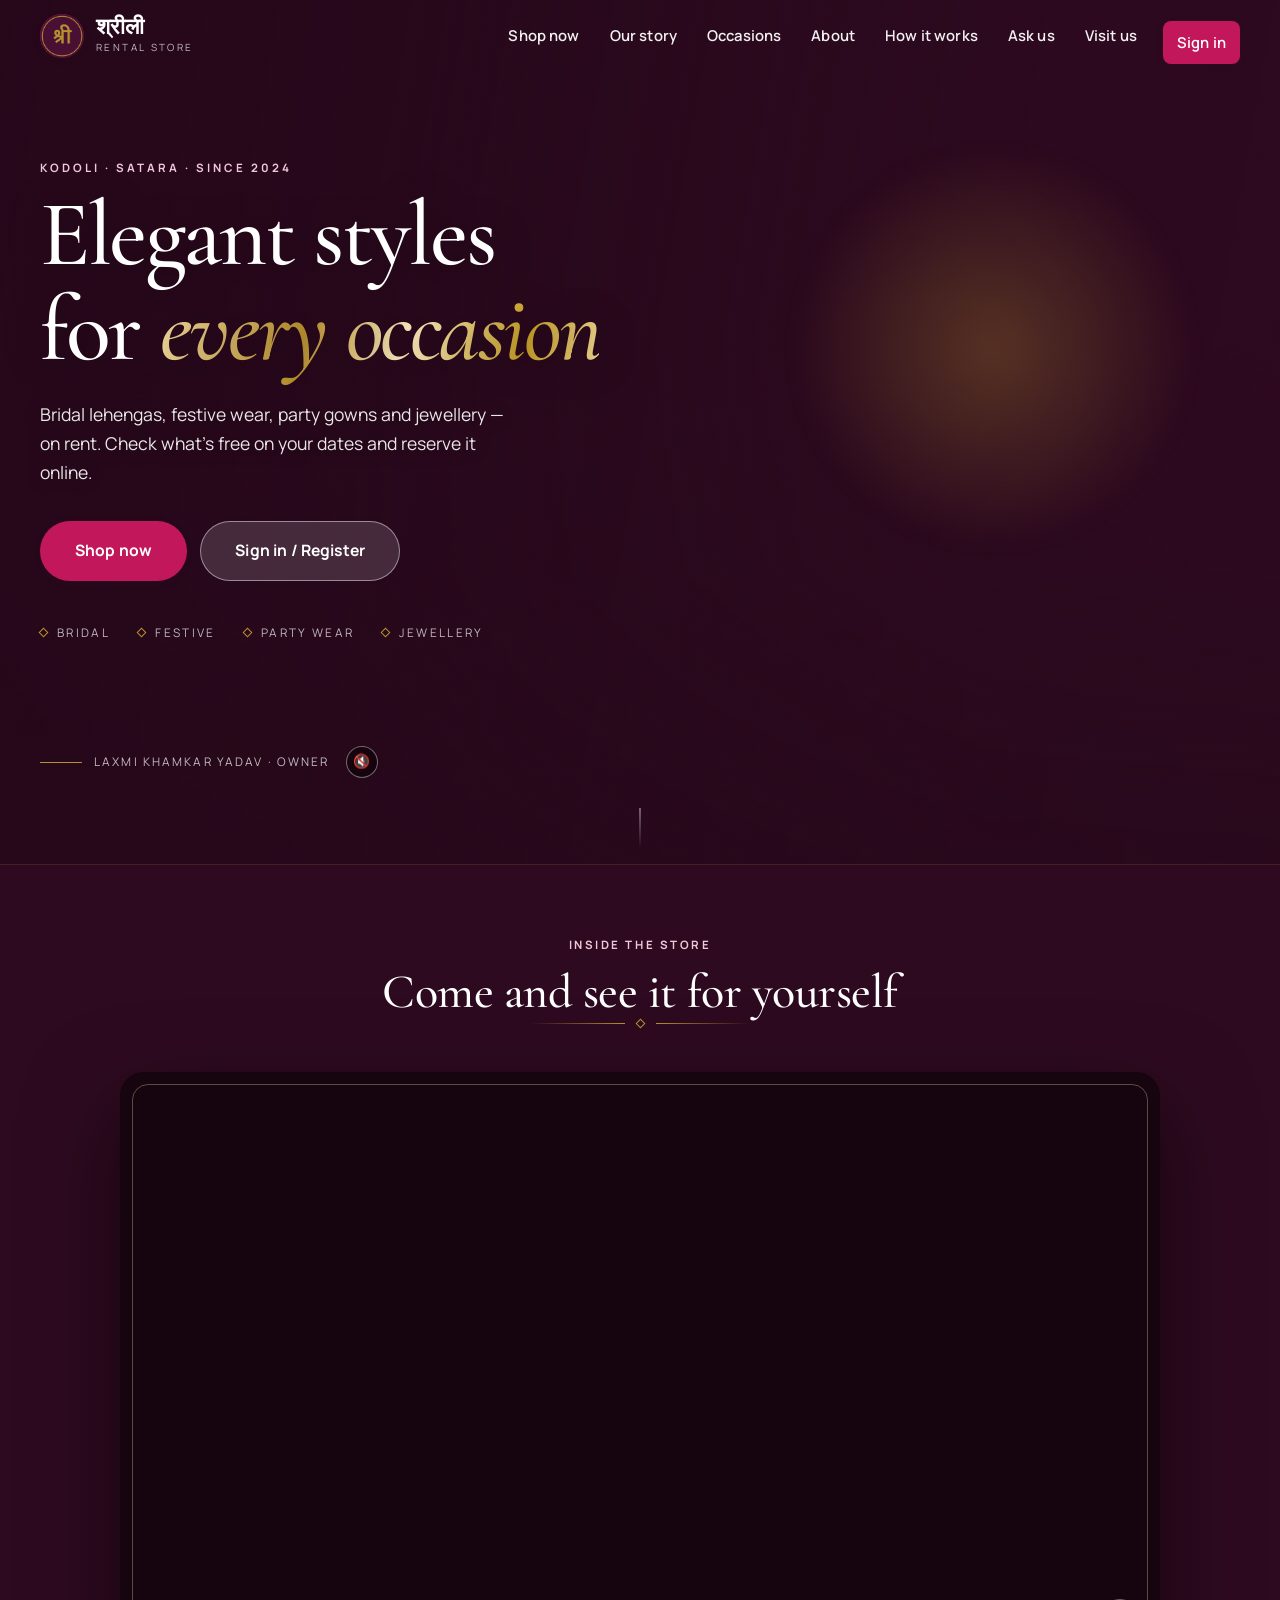
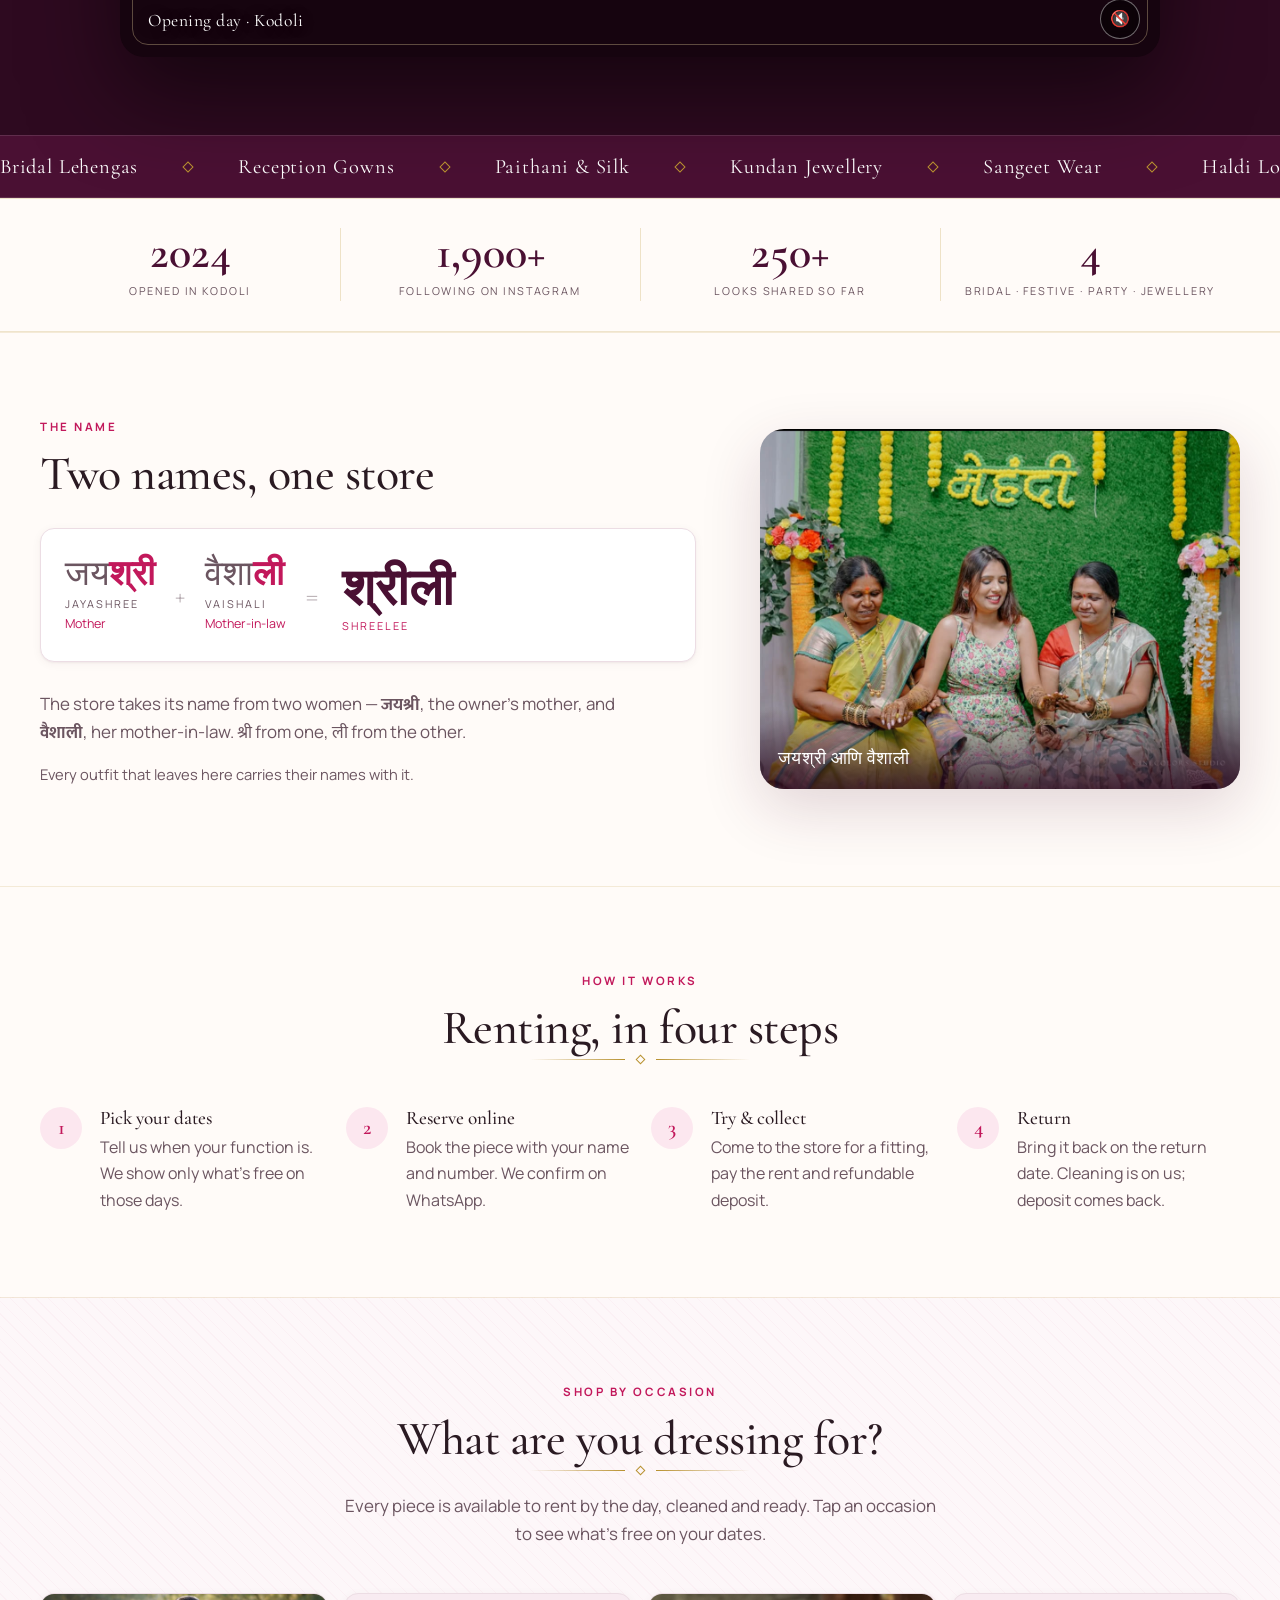
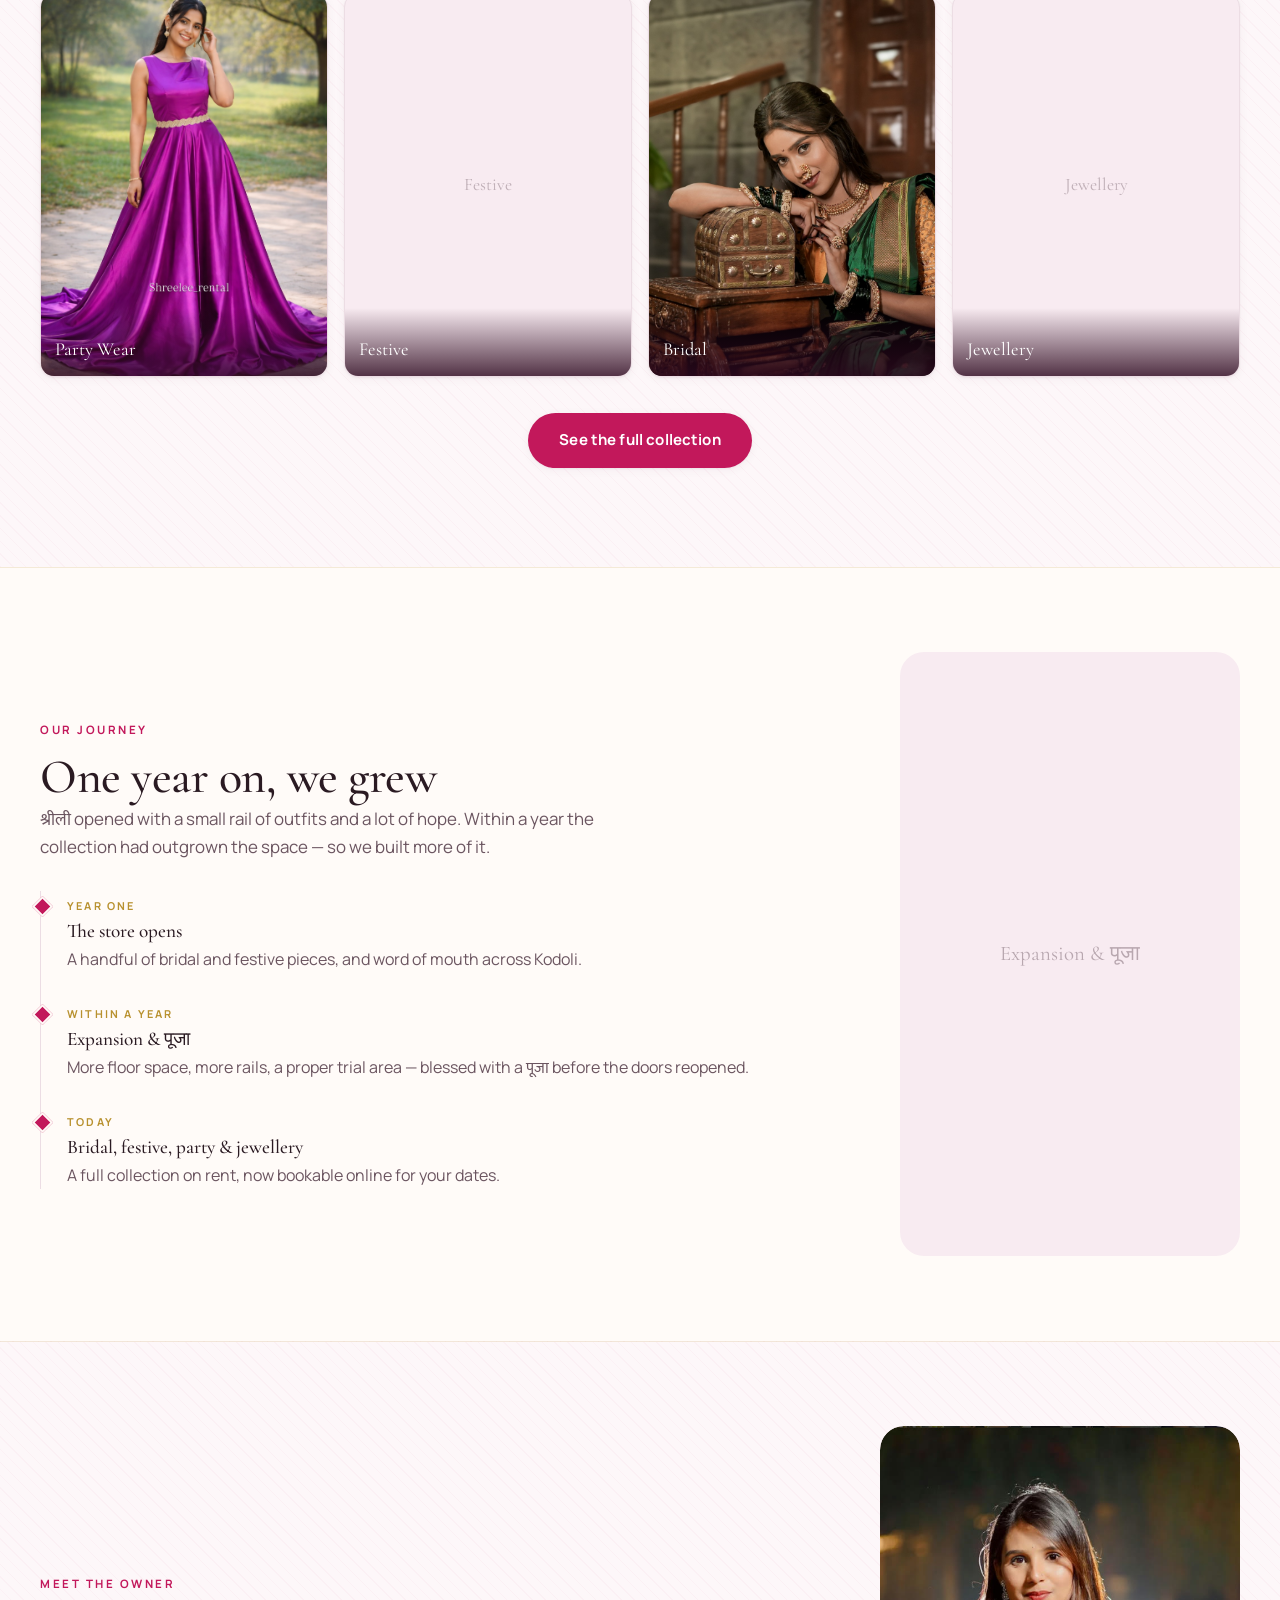
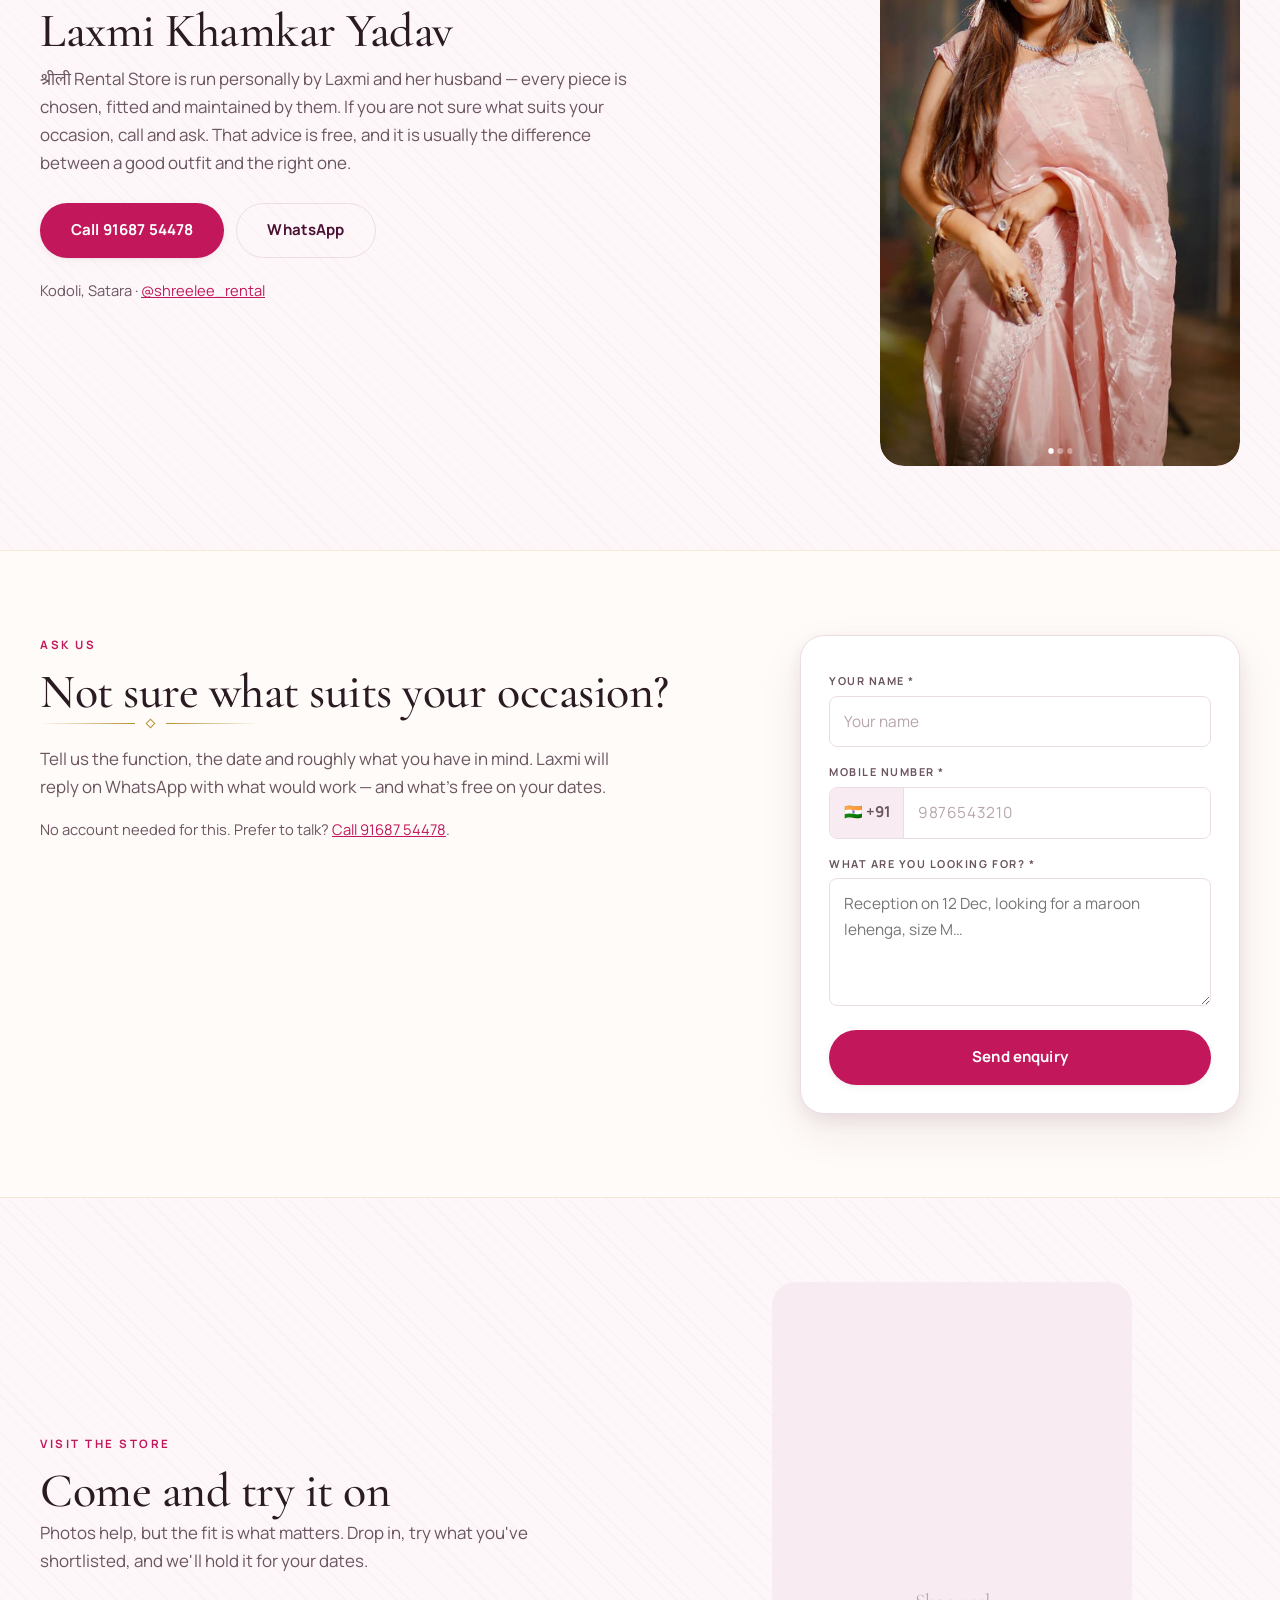
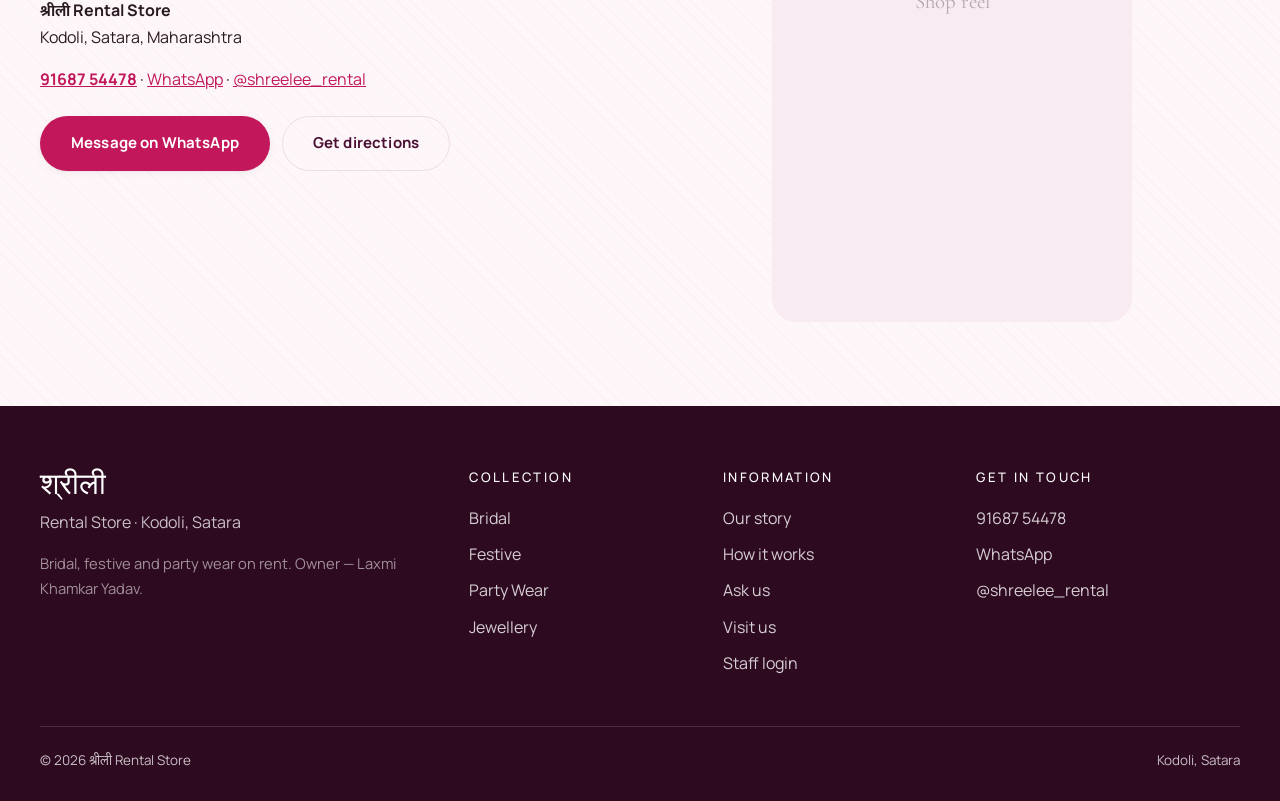
<file: docs/index.html>
<!DOCTYPE html>
<html lang="en">
<head>
<meta charset="utf-8">
<meta name="viewport" content="width=device-width, initial-scale=1">
<title>श्रीली Rental Store — Bridal, Festive &amp; Party Wear on Rent | Kodoli, Satara</title>
<meta name="description" content="श्रीली Rental Store, Kodoli, Satara. Bridal lehengas, festive wear, party gowns and jewellery on rent. Check availability and book your dates online.">

<meta property="og:type" content="website">
<meta property="og:title" content="श्रीली Rental Store — Elegant styles for every occasion">
<meta property="og:description" content="Bridal · Festive · Party Wear on rent. Kodoli, Satara.">
<meta name="theme-color" content="#4a1033">
<link rel="icon" href="assets/img/logo.png" type="image/png">
<link rel="apple-touch-icon" href="assets/img/logo.png">

<link rel="preconnect" href="https://fonts.googleapis.com">
<link rel="preconnect" href="https://fonts.gstatic.com" crossorigin>
<link href="https://fonts.googleapis.com/css2?family=Cormorant+Garamond:ital,wght@0,400;0,500;0,600;1,400&family=Manrope:wght@400;500;600;700&family=Mukta:wght@400;600;700&display=swap" rel="stylesheet">
<link rel="stylesheet" href="assets/css/style.css">
<link rel="stylesheet" href="assets/css/shop.css">
</head>
<body>

<header class="site-header">
  <div class="wrap">
    <a class="brand" href="#top">
      <!-- Drop the logo at assets/img/logo.png and it replaces the lettermark -->
      <span class="mark" id="brandMark">
        <img src="assets/img/logo.png" alt="श्रीली Rental Store"
             style="width:100%;height:100%;object-fit:cover"
             onerror="this.remove();document.getElementById('brandMark').textContent='श्री';">
      </span>
      <span class="txt">
        <strong>श्रीली</strong>
        <span>Rental Store</span>
      </span>
    </a>
    <button class="nav-toggle" id="navToggle" aria-expanded="false" aria-controls="siteNav" aria-label="Menu">
      <span></span>
    </button>
    <nav class="site-nav" id="siteNav">
      <a href="collection.html">Shop now</a>
      <a href="#story">Our story</a>
      <a href="#lookbook">Occasions</a>
      <a href="#owner">About</a>
      <a href="#how">How it works</a>
      <a href="#enquire">Ask us</a>
      <a href="#visit">Visit us</a>
      <a class="btn btn-primary btn-sm" href="account.html">Sign in</a>
    </nav>
  </div>
</header>

<!-- --------------------------------------------------------------- hero -->
<section class="hero" id="top">
  <!-- The owner's film, running behind the hero. Lightly softened so the
       type stays readable over it; the scrim does the rest. -->
  <div class="hero-wash" aria-hidden="true">
    <video id="heroVideo" autoplay muted loop playsinline preload="auto" onerror="this.remove()">
      <source src="assets/video/hero-owner.mp4" type="video/mp4">
    </video>
  </div>
  <div class="hero-scrim" aria-hidden="true"></div>
  <span class="hero-glow" aria-hidden="true"></span>

  <div class="wrap hero-grid">
    <div class="hero-content">
      <p class="eyebrow">Kodoli · Satara · Since 2024</p>
      <h1>Elegant styles<br>for <em class="foil">every occasion</em></h1>
      <p class="hero-lead">
        Bridal lehengas, festive wear, party gowns and jewellery — on rent.
        Check what's free on your dates and reserve it online.
      </p>
      <div class="hero-actions">
        <a class="btn btn-primary btn-lg" href="collection.html">Shop now</a>
        <a class="btn btn-light btn-lg" href="account.html">Sign in / Register</a>
      </div>

      <div class="hero-marks">
        <span>Bridal</span>
        <span>Festive</span>
        <span>Party Wear</span>
        <span>Jewellery</span>
      </div>
    </div>

    <!-- Credit line for the film running behind, and its sound toggle. The
         film starts silent because browsers refuse to autoplay with sound. -->
    <div class="hero-credit">
      <span class="hero-credit-line"></span>
      <span>Laxmi Khamkar Yadav &middot; Owner</span>
      <button type="button" class="vid-sound hero-sound" id="heroSound"
              aria-label="Turn sound on" title="Turn sound on">🔇</button>
    </div>
  </div>

  <span class="hero-cue" aria-hidden="true"></span>
</section>

<!-- --------------------------------------------------------- store film -->
<section class="film">
  <div class="wrap">
    <div class="section-head center">
      <p class="eyebrow">Inside the store</p>
      <h2>Come and see it for yourself</h2>
      <div class="orn"><i></i></div>
    </div>
    <!-- Wide stage for vertical footage: a blurred copy fills the width, the
         sharp copy sits centred and uncropped. Both point at one file, so
         the browser downloads it once. -->
    <div class="stage" id="storeStage">
      <video class="stage-bg" autoplay muted loop playsinline preload="metadata"
             aria-hidden="true" onerror="this.remove()">
        <source src="assets/video/store.mp4" type="video/mp4">
      </video>
      <video class="stage-fg" id="storeVideo" autoplay muted loop playsinline
             preload="metadata" onerror="this.closest('.stage').classList.add('empty')">
        <source src="assets/video/store.mp4" type="video/mp4">
      </video>
      <span class="stage-ph">Store film</span>
      <button type="button" class="vid-sound" id="storeSound"
              aria-label="Turn sound on" title="Turn sound on">🔇</button>
      <figcaption class="stage-cap">Opening day · Kodoli</figcaption>
    </div>
  </div>
</section>

<div class="marquee" aria-hidden="true">
  <div class="marquee-track">
    <span>Bridal Lehengas</span><span>Reception Gowns</span><span>Paithani &amp; Silk</span>
    <span>Kundan Jewellery</span><span>Sangeet Wear</span><span>Haldi Looks</span>
    <span>Bridal Lehengas</span><span>Reception Gowns</span><span>Paithani &amp; Silk</span>
    <span>Kundan Jewellery</span><span>Sangeet Wear</span><span>Haldi Looks</span>
  </div>
</div>

<!-- -------------------------------------------------------------- band -->
<!-- Real figures only — these come from the store's own Instagram and history.
     Update them when they change; do not inflate them. -->
<section class="band">
  <div class="wrap band-grid">
    <div><b>2024</b><span>Opened in Kodoli</span></div>
    <div><b>1,900+</b><span>Following on Instagram</span></div>
    <div><b>250+</b><span>Looks shared so far</span></div>
    <div><b>4</b><span>Bridal · Festive · Party · Jewellery</span></div>
  </div>
</section>

<!-- ------------------------------------------------------------- story -->
<section id="story">
  <div class="wrap story-split">
    <div class="story-copy">
      <p class="eyebrow">The name</p>
      <h2>Two names, one store</h2>

      <!-- Only the names themselves stay in Marathi — the syllables each one
           contributes are what the whole section exists to show. -->
      <div class="namewheel" aria-label="Jayashree and Vaishali make Shreelee">
        <div class="nw-src">
          <span class="nw-full">जय<b>श्री</b></span>
          <span class="nw-en">Jayashree</span>
          <span class="nw-rel">Mother</span>
        </div>
        <span class="nw-plus" aria-hidden="true">+</span>
        <div class="nw-src">
          <span class="nw-full">वैशा<b>ली</b></span>
          <span class="nw-en">Vaishali</span>
          <span class="nw-rel">Mother-in-law</span>
        </div>
        <span class="nw-eq" aria-hidden="true">=</span>
        <div class="nw-out">
          <span class="nw-name">श्रीली</span>
          <span class="nw-en">Shreelee</span>
        </div>
      </div>

      <p class="lead" style="margin-top:28px">
        The store takes its name from two women — <strong>जयश्री</strong>, the
        owner's mother, and <strong>वैशाली</strong>, her mother-in-law. श्री from
        one, ली from the other.
      </p>
      <p class="muted">
        Every outfit that leaves here carries their names with it.
      </p>
    </div>

    <figure class="story-shot">
      <img src="assets/img/story.jpg" alt="Jayashree and Vaishali, whose names the store carries"
           onerror="this.closest('.story-shot').classList.add('empty');this.remove()">
      <span class="ph">जयश्री &amp; वैशाली</span>
      <figcaption>जयश्री आणि वैशाली</figcaption>
    </figure>
  </div>
</section>

<!-- --------------------------------------------------------------- how -->
<section id="how">
  <div class="wrap">
    <div class="section-head center">
      <p class="eyebrow">How it works</p>
      <h2>Renting, in four steps</h2>
      <div class="orn"><i></i></div>
    </div>

    <div class="grid cols-4 steps">
      <div class="step">
        <h3>Pick your dates</h3>
        <p>Tell us when your function is. We show only what's free on those days.</p>
      </div>
      <div class="step">
        <h3>Reserve online</h3>
        <p>Book the piece with your name and number. We confirm on WhatsApp.</p>
      </div>
      <div class="step">
        <h3>Try &amp; collect</h3>
        <p>Come to the store for a fitting, pay the rent and refundable deposit.</p>
      </div>
      <div class="step">
        <h3>Return</h3>
        <p>Bring it back on the return date. Cleaning is on us; deposit comes back.</p>
      </div>
    </div>
  </div>
</section>

<!-- ---------------------------------------------------------- lookbook -->
<section class="tint" id="lookbook">
  <div class="wrap">
    <div class="section-head center">
      <p class="eyebrow">Shop by occasion</p>
      <h2>What are you dressing for?</h2>
      <div class="orn"><i></i></div>
      <p class="lead">
        Every piece is available to rent by the day, cleaned and ready.
        Tap an occasion to see what's free on your dates.
      </p>
    </div>

    <!-- One grid doing both jobs: the lookbook imagery, and the way into
         each category. Two tiles are films, two are stills. -->
    <div class="look-grid">
      <a class="look tall" href="collection.html?cat=party">
        <img src="assets/img/shot-1.jpg" alt="Party wear on rent" loading="lazy"
             onerror="this.closest('.look').classList.add('empty');this.remove()">
        <span class="ph">Party</span>
        <figcaption>Party Wear</figcaption>
      </a>

      <a class="look tall" href="collection.html?cat=festive"
         data-video="assets/video/jewellery.mp4">
        <span class="ph">Festive</span>
        <figcaption>Festive</figcaption>
      </a>

      <a class="look tall" href="collection.html?cat=bridal">
        <img src="assets/img/shot-2.jpg" alt="Bridal wear on rent" loading="lazy"
             onerror="this.closest('.look').classList.add('empty');this.remove()">
        <span class="ph">Bridal</span>
        <figcaption>Bridal</figcaption>
      </a>

      <a class="look tall" href="collection.html?cat=jewellery"
         data-video="assets/video/clip-b.mp4">
        <span class="ph">Jewellery</span>
        <figcaption>Jewellery</figcaption>
      </a>
    </div>

    <p class="center" style="margin-top:36px">
      <a class="btn btn-primary" href="collection.html">See the full collection</a>
    </p>
  </div>
</section>

<!-- ----------------------------------------------------------- journey -->
<section id="journey">
  <div class="wrap journey-split">
    <div>
      <p class="eyebrow">Our journey</p>
      <h2>One year on, we grew</h2>
      <p class="lead">
        श्रीली opened with a small rail of outfits and a lot of hope. Within a
        year the collection had outgrown the space — so we built more of it.
      </p>

      <ul class="milestones">
        <li>
          <span class="ms-when">Year one</span>
          <h3>The store opens</h3>
          <p>A handful of bridal and festive pieces, and word of mouth across Kodoli.</p>
        </li>
        <li>
          <span class="ms-when">Within a year</span>
          <h3>Expansion &amp; पूजा</h3>
          <p>
            More floor space, more rails, a proper trial area — blessed with a
            पूजा before the doors reopened.
          </p>
        </li>
        <li>
          <span class="ms-when">Today</span>
          <h3>Bridal, festive, party &amp; jewellery</h3>
          <p>A full collection on rent, now bookable online for your dates.</p>
        </li>
      </ul>
    </div>

    <!-- The expansion film. Heaviest clip on the site, so it loads only
         when someone scrolls this far. -->
    <div class="vid-slot" data-video="assets/video/expansion.mp4">
      <span class="ph">Expansion &amp; पूजा</span>
    </div>
  </div>
</section>

<!-- ------------------------------------------------------------- owner -->
<section class="tint" id="owner">
  <div class="wrap owner-split">
    <div class="owner-copy">
      <p class="eyebrow">Meet the owner</p>
      <h2>Laxmi Khamkar Yadav</h2>
      <p class="lead">
        श्रीली Rental Store is run personally by Laxmi and her husband — every
        piece is chosen, fitted and maintained by them. If you are not sure what
        suits your occasion, call and ask. That advice is free, and it is
        usually the difference between a good outfit and the right one.
      </p>
      <div class="owner-contact">
        <a class="btn btn-primary" href="tel:+919168754478">Call 91687 54478</a>
        <a class="btn btn-ghost" href="https://wa.me/919168754478">WhatsApp</a>
      </div>
      <p class="muted" style="margin-top:20px">
        Kodoli, Satara · <a href="https://www.instagram.com/shreelee_rental/"
        target="_blank" rel="noopener">@shreelee_rental</a>
      </p>
    </div>

    <!-- Laxmi and her husband. Her portrait is the poster frame, so the panel
         shows a face straight away rather than a black box while it loads. -->
    <div class="vid-slot" data-video="assets/video/owners.mp4"
         data-poster="assets/img/owner.jpg">
      <img src="assets/img/owner.jpg" alt="Laxmi Khamkar Yadav and her husband"
           style="width:100%;height:100%;object-fit:cover;border-radius:var(--r-lg)"
           onerror="this.remove()">
    </div>
  </div>
</section>

<!-- ----------------------------------------------------------- enquiry -->
<section id="enquire">
  <div class="wrap enquire-split">
    <div>
      <p class="eyebrow">Ask us</p>
      <h2>Not sure what suits your occasion?</h2>
      <div class="orn" style="margin-left:0"><i></i></div>
      <p class="lead">
        Tell us the function, the date and roughly what you have in mind.
        Laxmi will reply on WhatsApp with what would work — and what's free
        on your dates.
      </p>
      <p class="muted">
        No account needed for this. Prefer to talk?
        <a href="tel:+919168754478">Call 91687 54478</a>.
      </p>
    </div>

    <form class="enquire-box" id="enquireForm">
      <div class="field">
        <label for="eqName">Your name *</label>
        <input id="eqName" type="text" autocomplete="name" placeholder="Your name" required>
      </div>

      <div class="field">
        <label for="eqPhone">Mobile number *</label>
        <div class="phone-field">
          <span class="cc">🇮🇳 +91</span>
          <input id="eqPhone" type="tel" inputmode="numeric" autocomplete="tel-national"
                 maxlength="10" placeholder="9876543210" required>
        </div>
      </div>

      <div class="field">
        <label for="eqMsg">What are you looking for? *</label>
        <textarea id="eqMsg" rows="4" required
          placeholder="Reception on 12 Dec, looking for a maroon lehenga, size M…"></textarea>
      </div>

      <button class="btn btn-primary btn-block" id="eqBtn" type="submit">Send enquiry</button>
      <div class="msg" id="eqMsgBox"></div>
    </form>
  </div>
</section>

<!-- ------------------------------------------------------------- visit -->
<section class="tint" id="visit">
  <div class="wrap grid cols-2" style="align-items:center;gap:48px">
    <div>
      <p class="eyebrow">Visit the store</p>
      <h2>Come and try it on</h2>
      <p class="lead">
        Photos help, but the fit is what matters. Drop in, try what you've shortlisted,
        and we'll hold it for your dates.
      </p>
      <p style="margin-top:22px">
        <strong>श्रीली Rental Store</strong><br>
        Kodoli, Satara, Maharashtra
      </p>
      <p>
        <a href="tel:+919168754478"><strong>91687 54478</strong></a> ·
        <a href="https://wa.me/919168754478">WhatsApp</a> ·
        <a href="https://www.instagram.com/shreelee_rental/" target="_blank" rel="noopener">@shreelee_rental</a>
      </p>
      <div style="display:flex;gap:12px;flex-wrap:wrap;margin-top:24px">
        <a class="btn btn-primary" href="https://wa.me/919168754478">Message on WhatsApp</a>
        <a class="btn btn-ghost" href="https://maps.app.goo.gl/j7tXfrdaB9cCsQw49" target="_blank" rel="noopener">Get directions</a>
      </div>
    </div>
    <!-- The shop reel. Vertical footage in a vertical frame — no cropping. -->
    <div class="vid-slot" data-video="assets/video/shop-reel.mp4">
      <span class="ph">Shop reel</span>
    </div>
  </div>
</section>

<footer class="site-footer">
  <div class="wrap">
    <div class="foot-grid">
      <div>
        <div class="foot-brand">श्रीली</div>
        <p style="margin-top:8px">Rental Store · Kodoli, Satara</p>
        <p class="muted" style="color:rgba(255,255,255,.55)">
          Bridal, festive and party wear on rent. Owner — Laxmi Khamkar Yadav.
        </p>
      </div>
      <div>
        <h3>Collection</h3>
        <a href="collection.html?cat=bridal">Bridal</a>
        <a href="collection.html?cat=festive">Festive</a>
        <a href="collection.html?cat=party">Party Wear</a>
        <a href="collection.html?cat=jewellery">Jewellery</a>
      </div>
      <div>
        <h3>Information</h3>
        <a href="#story">Our story</a>
        <a href="#how">How it works</a>
        <a href="#enquire">Ask us</a>
      <a href="#visit">Visit us</a>
        <a href="admin.html">Staff login</a>
      </div>
      <div>
        <h3>Get in touch</h3>
        <a href="tel:+919168754478">91687 54478</a>
        <a href="https://wa.me/919168754478">WhatsApp</a>
        <a href="https://www.instagram.com/shreelee_rental/" target="_blank" rel="noopener">@shreelee_rental</a>
      </div>
    </div>
    <div class="foot-bottom">
      <span>© <span id="year"></span> श्रीली Rental Store</span>
      <span>Kodoli, Satara</span>
    </div>
  </div>
</footer>

<script src="assets/js/config.js"></script>
<script src="assets/js/site.js"></script>
<script src="assets/js/inline-video.js"></script>
<script src="assets/js/reveal.js"></script>
<script src="assets/js/enquire.js"></script>
</body>
</html>
</file>
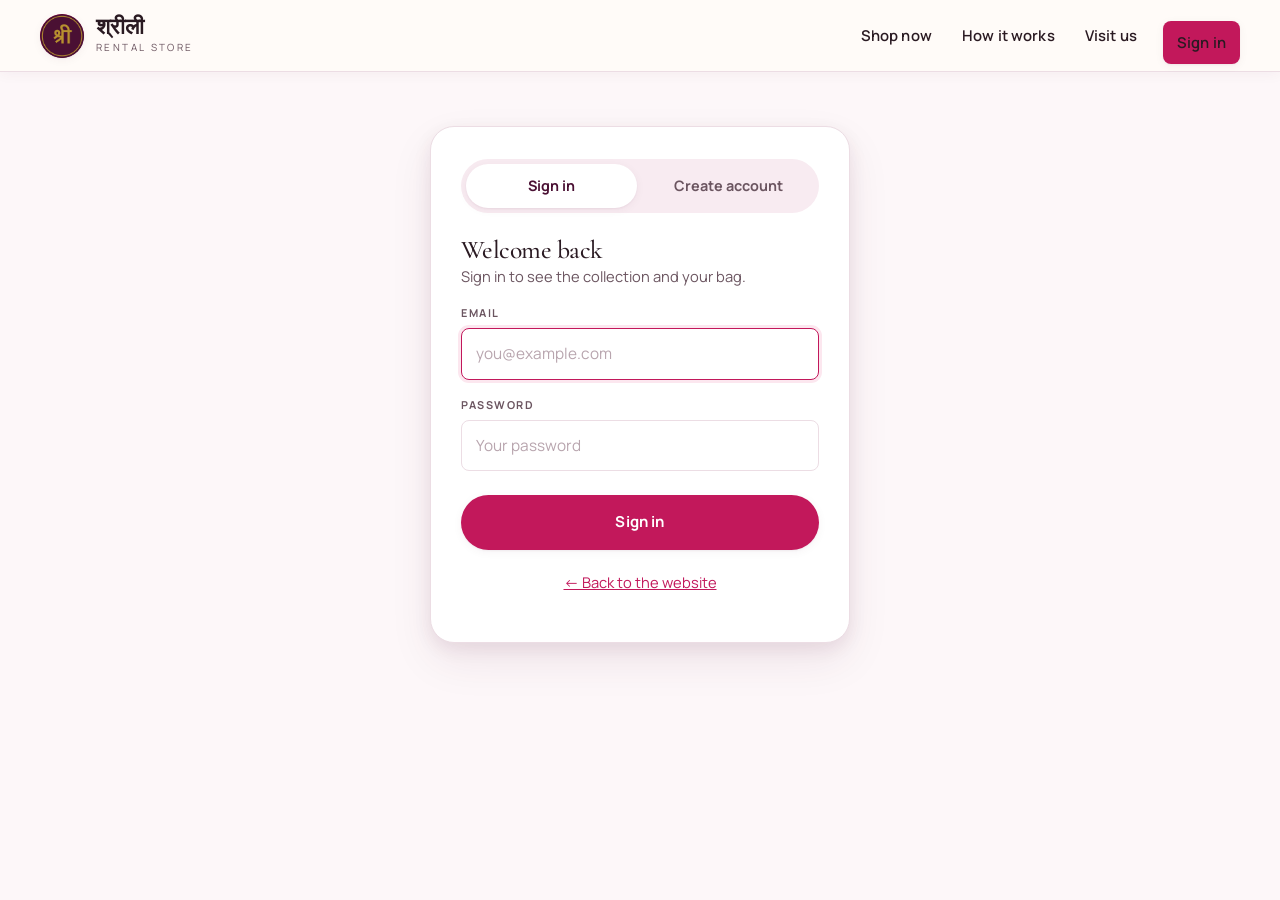
<file: docs/account.html>
<!DOCTYPE html>
<html lang="en">
<head>
<meta charset="utf-8">
<meta name="viewport" content="width=device-width, initial-scale=1">
<title>Sign in — श्रीली Rental Store</title>
<meta name="robots" content="noindex">
<meta name="theme-color" content="#4a1033">
<link rel="icon" href="assets/img/logo.png" type="image/png">
<link rel="apple-touch-icon" href="assets/img/logo.png">
<link rel="preconnect" href="https://fonts.googleapis.com">
<link rel="preconnect" href="https://fonts.gstatic.com" crossorigin>
<link href="https://fonts.googleapis.com/css2?family=Cormorant+Garamond:ital,wght@0,400;0,500;0,600;1,400&family=Manrope:wght@400;500;600;700&family=Mukta:wght@400;600;700&display=swap" rel="stylesheet">
<link rel="stylesheet" href="assets/css/style.css">
<link rel="stylesheet" href="assets/css/shop.css">
</head>
<body class="shop">

<header class="site-header scrolled">
  <div class="wrap">
    <a class="brand" href="index.html">
      <span class="mark" id="brandMark">
        <img src="assets/img/logo.png" alt="श्रीली" style="width:100%;height:100%;object-fit:cover"
             onerror="this.remove();document.getElementById('brandMark').textContent='श्री';">
      </span>
      <span class="txt"><strong>श्रीली</strong><span>Rental Store</span></span>
    </a>
    <button class="nav-toggle" id="navToggle" aria-expanded="false" aria-controls="siteNav" aria-label="Menu"><span></span></button>
    <nav class="site-nav" id="siteNav">
      <a href="collection.html">Shop now</a>
      <a href="index.html#how">How it works</a>
      <a href="index.html#visit">Visit us</a>
      <span id="navAccount"></span>
    </nav>
  </div>
</header>

<!-- ------------------------------------------------------------ signed in -->
<div class="hide" id="profileView">

  <!-- identity banner -->
  <div class="acct-hero">
    <div class="wrap acct-hero-in">
      <div class="acct-avatar" id="pInitials">—</div>
      <div class="acct-id">
        <p class="eyebrow" style="color:#f0c8d8">My account</p>
        <h1 id="pName">—</h1>
        <p id="pEmail"></p>
      </div>
      <button class="btn btn-light btn-sm" id="signOutBtn">Sign out</button>
    </div>
  </div>

  <div class="wrap">
    <!-- at-a-glance -->
    <div class="acct-stats">
      <a class="acct-stat" href="cart.html">
        <span class="k">In my bag</span><span class="v" id="pBag">0</span>
        <span class="s">pieces waiting</span>
      </a>
      <div class="acct-stat">
        <span class="k">Requested</span><span class="v" id="pPending">0</span>
        <span class="s">awaiting the store</span>
      </div>
      <div class="acct-stat">
        <span class="k">Confirmed</span><span class="v" id="pConfirmed">0</span>
        <span class="s">ready to collect</span>
      </div>
      <div class="acct-stat">
        <span class="k">Completed</span><span class="v" id="pDone">0</span>
        <span class="s">rentals so far</span>
      </div>
    </div>

    <div class="acct-tabs" id="acctTabs">
      <button data-p="bag" class="on">My bag</button>
      <button data-p="history">Booking history</button>
      <button data-p="details">My details</button>
    </div>

    <!-- ------------------------------------------------------- my bag -->
    <section id="pane-bag">
      <div id="acctBag"></div>
      <div class="empty-state hide" id="acctBagEmpty">
        <div class="big">👗</div>
        <h3>Your bag is empty</h3>
        <p class="muted">Add a piece and the dates you need it for.</p>
        <a class="btn btn-primary" href="collection.html" style="margin-top:14px">Shop the collection</a>
      </div>
      <p class="hide" id="acctBagCta" style="margin-top:18px">
        <a class="btn btn-primary" href="cart.html">Go to bag &amp; request dates</a>
      </p>
    </section>

    <!-- --------------------------------------------------- my history -->
    <section id="pane-history" class="hide">
      <div class="acct-filter" id="histFilter">
        <button data-s="" class="on">All</button>
        <button data-s="REQUESTED">Requested</button>
        <button data-s="CONFIRMED">Confirmed</button>
        <button data-s="PICKED_UP">With me</button>
        <button data-s="RETURNED">Returned</button>
      </div>
      <div id="acctHistory"></div>
      <div class="empty-state hide" id="acctHistEmpty">
        <div class="big">🧾</div>
        <h3>No bookings yet</h3>
        <p class="muted">Anything you request will appear here with its status.</p>
        <a class="btn btn-primary" href="collection.html" style="margin-top:14px">Start shopping</a>
      </div>
    </section>

    <!-- --------------------------------------------------- my details -->
    <section id="pane-details" class="hide">
      <div class="acct-card">
        <h3 style="margin-bottom:4px">My details</h3>
        <p class="muted" style="margin-bottom:18px">
          To change any of these, message the store — we keep them in step with
          your booking records.
        </p>
        <div class="detail-row"><span>Name</span><b id="dName"></b></div>
        <div class="detail-row"><span>Email</span><b id="dEmail"></b></div>
        <div class="detail-row"><span>Mobile</span><b id="dPhone"></b></div>
        <div style="display:flex;gap:10px;flex-wrap:wrap;margin-top:20px">
          <a class="btn btn-primary" href="https://wa.me/919168754478" target="_blank" rel="noopener">Message the store</a>
          <a class="btn btn-ghost" href="collection.html">Shop the collection</a>
        </div>
      </div>
    </section>

    <p class="muted" style="text-align:center;padding:36px 0">
      <a href="index.html">← Back to the website</a>
    </p>
  </div>
</div>

<!-- ------------------------------------------------------------ signed out -->
<div class="auth-shell hide" id="authView">
  <div class="auth-box">
    <div class="note-why hide" id="whyNote"></div>

    <div class="auth-switch" role="tablist">
      <button id="tabIn" class="on" role="tab">Sign in</button>
      <button id="tabUp" role="tab">Create account</button>
    </div>

    <!-- sign in ------------------------------------------------------- -->
    <form id="formIn" autocomplete="on">
      <h1 style="font-size:1.6rem">Welcome back</h1>
      <p class="muted">Sign in to see the collection and your bag.</p>

      <div class="field">
        <label for="inEmail">Email</label>
        <input id="inEmail" type="email" autocomplete="email" placeholder="you@example.com" required>
      </div>

      <div class="field">
        <label for="inPass">Password</label>
        <input id="inPass" type="password" autocomplete="current-password" placeholder="Your password" required>
      </div>

      <button class="btn btn-primary btn-block" id="inBtn" type="submit">Sign in</button>
      <div class="msg err" id="inMsg"></div>
    </form>

    <!-- register ------------------------------------------------------ -->
    <form id="formUp" class="hide" autocomplete="on">
      <h1 style="font-size:1.6rem">Create your account</h1>
      <p class="muted">Takes a minute. Your bag is saved against it.</p>

      <div class="field">
        <label for="upName">Full name *</label>
        <input id="upName" type="text" autocomplete="name" placeholder="Your name" required>
      </div>

      <div class="field">
        <label for="upEmail">Email *</label>
        <input id="upEmail" type="email" autocomplete="email" placeholder="you@example.com" required>
      </div>

      <div class="field">
        <label for="upPhone">Mobile number *</label>
        <!-- +91 is fixed. The store is in Kodoli and confirms on WhatsApp,
             so an Indian mobile is the only number that is any use. -->
        <div class="phone-field">
          <span class="cc">🇮🇳 +91</span>
          <input id="upPhone" type="tel" inputmode="numeric" autocomplete="tel-national"
                 maxlength="10" pattern="[6-9][0-9]{9}" placeholder="9876543210" required>
        </div>
        <p class="hint">10 digits, starting 6–9. We confirm bookings on WhatsApp.</p>
      </div>

      <div class="field">
        <label for="upPass">Password *</label>
        <input id="upPass" type="password" autocomplete="new-password"
               placeholder="At least 6 characters" required>
      </div>

      <div class="field">
        <label for="upAddress">Address <span class="opt">(optional)</span></label>
        <input id="upAddress" type="text" autocomplete="street-address" placeholder="Village / town">
      </div>

      <button class="btn btn-primary btn-block" id="upBtn" type="submit">Create account</button>
      <div class="msg err" id="upMsg"></div>
    </form>

    <p class="muted" style="text-align:center;margin-top:20px">
      <a href="index.html">← Back to the website</a>
    </p>
  </div>
</div>

<div class="auth-shell" id="loadingView">
  <div class="auth-box" style="text-align:center">
    <span class="spin"></span> <span class="muted">One moment…</span>
  </div>
</div>

<script src="assets/js/config.js"></script>
<script src="assets/js/shop.js"></script>
<script src="assets/js/site-nav.js"></script>
<script src="assets/js/account.js"></script>
</body>
</html>
</file>
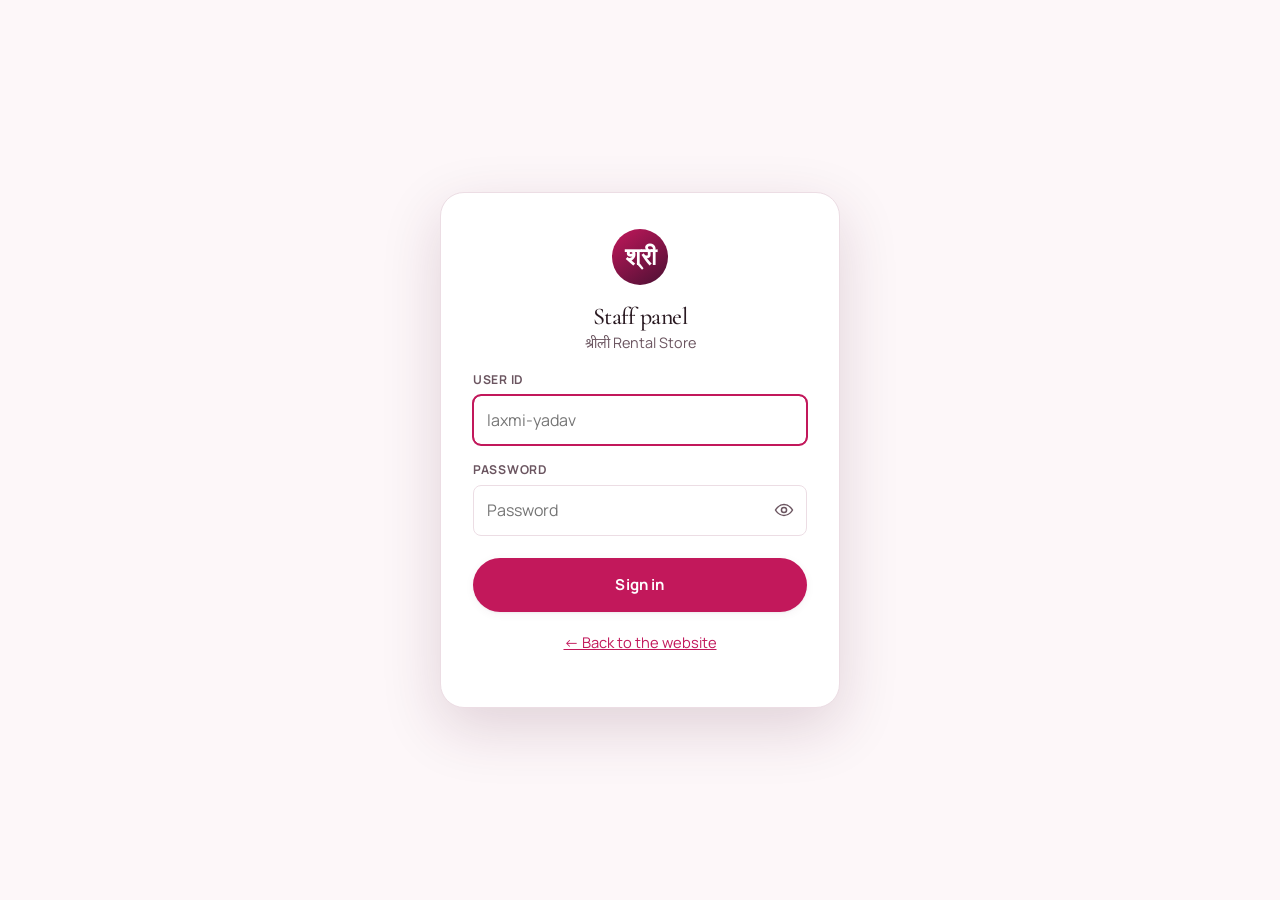
<file: docs/admin.html>
<!DOCTYPE html>
<html lang="en">
<head>
<meta charset="utf-8">
<meta name="viewport" content="width=device-width, initial-scale=1">
<title>Staff panel — श्रीली Rental Store</title>
<meta name="robots" content="noindex, nofollow">
<meta name="theme-color" content="#4a1033">
<link rel="icon" href="assets/img/logo.png" type="image/png">
<link rel="apple-touch-icon" href="assets/img/logo.png">
<link rel="preconnect" href="https://fonts.googleapis.com">
<link rel="preconnect" href="https://fonts.gstatic.com" crossorigin>
<link href="https://fonts.googleapis.com/css2?family=Cormorant+Garamond:wght@400;500;600&family=Manrope:wght@400;500;600;700&family=Mukta:wght@400;600;700&display=swap" rel="stylesheet">
<link rel="stylesheet" href="assets/css/style.css">
<link rel="stylesheet" href="assets/css/admin.css">
</head>
<body class="admin">

<!-- Held up while a saved session is checked. -->
<div id="bootView">
  <div class="boot">
    <div class="mark" style="width:56px;height:56px;border-radius:50%;background:linear-gradient(145deg,#c2185b,#4a1033);color:#fff;display:grid;place-items:center;font-family:var(--display);font-size:1.5rem">श्री</div>
    <div class="boot-bar"><span></span></div>
    <p class="muted">Opening the panel…</p>
  </div>
</div>

<!-- ------------------------------------------------------------- login -->
<div id="loginView" class="hide">
  <div class="auth-wrap">
    <div class="auth-card">
      <div class="mark">श्री</div>
      <h1>Staff panel</h1>
      <p class="sub">श्रीली Rental Store</p>

      <label for="userId">User id</label>
      <input id="userId" type="text" autocomplete="username" autocapitalize="none"
             spellcheck="false" placeholder="laxmi-yadav">

      <label for="password">Password</label>
      <div class="pw-wrap">
        <input id="password" type="password" autocomplete="current-password" placeholder="Password">
        <button type="button" id="pwToggle" class="pw-toggle" aria-pressed="false"
                aria-label="Show password" title="Show password">
          <svg viewBox="0 0 24 24" width="20" height="20" aria-hidden="true">
            <path fill="none" stroke="currentColor" stroke-width="1.8" stroke-linecap="round"
                  d="M1.8 12S5.5 5.4 12 5.4 22.2 12 22.2 12 18.5 18.6 12 18.6 1.8 12 1.8 12Z"/>
            <circle cx="12" cy="12" r="3.1" fill="none" stroke="currentColor" stroke-width="1.8"/>
            <path class="eye-slash" fill="none" stroke="currentColor" stroke-width="1.8"
                  stroke-linecap="round" d="M4 20 20 4" opacity="0"/>
          </svg>
        </button>
      </div>

      <button class="btn btn-primary btn-block" id="loginBtn" style="margin-top:22px">Sign in</button>
      <div class="msg err" id="loginMsg"></div>
      <p class="muted" style="text-align:center;margin-top:18px">
        <a href="index.html">← Back to the website</a>
      </p>
    </div>
  </div>
</div>

<!-- --------------------------------------------------------------- app -->
<div id="appView" class="hide">
  <div class="app-bar">
    <div class="wrap">
      <span class="logo">श्रीली<small>Staff panel</small></span>
      <span class="who"><b id="whoName"></b><span id="whoRole"></span></span>
      <button class="btn btn-light btn-sm" id="logoutBtn">Sign out</button>
    </div>
  </div>

  <div class="wrap">
    <div class="tabs" id="tabs">
      <button data-tab="dash" class="on">Dashboard</button>
      <button data-tab="approvals">Approvals <span class="count hide" id="cntApprovals">0</span></button>
      <button data-tab="items">Collection</button>
      <button data-tab="bookings">Bookings <span class="count hide" id="cntBookings">0</span></button>
      <button data-tab="enquiries">Enquiries <span class="count hide" id="cntEnq">0</span></button>
      <button data-tab="categories">Categories</button>
      <button data-tab="reports">Reports</button>
    </div>

    <!-- ===================================================== dashboard -->
    <section id="panel-dash">
      <div class="stat-row" id="dashStats"></div>
      <div class="panel">
        <div class="panel-head">
          <h2>Waiting for you</h2>
          <button class="btn btn-ghost btn-sm" id="dashRefresh">Refresh</button>
        </div>
        <div class="tbl-wrap"><table id="dashTable"></table></div>
      </div>
    </section>

    <!-- ===================================================== approvals -->
    <section id="panel-approvals" class="hide">
      <div class="panel">
        <div class="panel-head">
          <h2>Waiting for approval</h2>
          <button class="btn btn-ghost btn-sm" id="apRefresh">Refresh</button>
        </div>
        <p class="muted">
          Every request a customer sends lands here. Approving blocks the dates;
          declining frees them immediately.
        </p>
        <div class="tbl-wrap"><table id="apTable"></table></div>
      </div>
    </section>

    <!-- ========================================================= items -->
    <section id="panel-items" class="hide">
      <div class="panel">
        <div class="panel-head">
          <h2>Collection</h2>
          <button class="btn btn-primary btn-sm" id="addItemBtn">+ Add piece</button>
        </div>
        <div class="filters">
          <div><label for="itemQ">Search</label><input id="itemQ" placeholder="name, code, colour…"></div>
          <div><label for="itemCat">Category</label><select id="itemCat"></select></div>
          <div><label for="itemStatus">Status</label>
            <select id="itemStatus">
              <option value="">All</option><option>ACTIVE</option>
              <option>HIDDEN</option><option>RETIRED</option>
            </select>
          </div>
          <button class="btn btn-ghost" id="itemClear">Clear</button>
        </div>
        <div class="tbl-wrap"><table id="itemTable"></table></div>
        <div class="list-meta"><span id="itemCount">—</span></div>
      </div>
    </section>

    <!-- ====================================================== bookings -->
    <section id="panel-bookings" class="hide">
      <div class="panel">
        <div class="panel-head"><h2>Bookings</h2></div>
        <div class="filters">
          <div><label for="bkQ">Search</label><input id="bkQ" placeholder="ref, customer, phone, piece…"></div>
          <div><label for="bkStatus">Status</label>
            <select id="bkStatus">
              <option value="">All</option><option>REQUESTED</option><option>CONFIRMED</option>
              <option>PICKED_UP</option><option>RETURNED</option>
              <option>CANCELLED</option><option>NO_SHOW</option>
            </select>
          </div>
          <div></div>
          <button class="btn btn-ghost" id="bkClear">Clear</button>
        </div>
        <div class="tbl-wrap"><table id="bkTable"></table></div>
        <div class="list-meta">
          <span id="bkCount">—</span>
          <span style="margin-left:auto"><button class="btn btn-ghost btn-sm" id="bkCsv">Download CSV</button></span>
        </div>
      </div>
    </section>

    <!-- ===================================================== enquiries -->
    <section id="panel-enquiries" class="hide">
      <div class="panel">
        <div class="panel-head"><h2>Enquiries</h2></div>
        <div class="filters">
          <div><label for="eqQ">Search</label><input id="eqQ" placeholder="name, phone, message…"></div>
          <div><label for="eqStatus">Status</label>
            <select id="eqStatus">
              <option value="">All</option><option>NEW</option>
              <option>ANSWERED</option><option>CLOSED</option>
            </select>
          </div>
          <div></div>
          <button class="btn btn-ghost" id="eqClear">Clear</button>
        </div>
        <div class="tbl-wrap"><table id="eqTable"></table></div>
        <div class="list-meta"><span id="eqCount">—</span></div>
      </div>
    </section>

    <!-- ==================================================== categories -->
    <section id="panel-categories" class="hide">
      <div class="panel">
        <div class="panel-head">
          <h2>Categories &amp; types</h2>
          <button class="btn btn-primary btn-sm" id="addCatBtn">+ Add</button>
        </div>
        <p class="muted">
          A row with no parent is a main category. Give it a parent and it becomes
          a type under it — Bridal → Lehenga. Sequence sets the order on the site.
        </p>
        <div class="tbl-wrap"><table id="catTable"></table></div>
      </div>
    </section>

    <!-- ======================================================= reports -->
    <section id="panel-reports" class="hide">
      <div class="panel">
        <div class="panel-head">
          <h2>Reports</h2>
          <button class="btn btn-ghost btn-sm" id="repPrint">Print</button>
        </div>
        <div class="filters">
          <div><label for="repFrom">From</label><input id="repFrom" type="date"></div>
          <div><label for="repTo">To</label><input id="repTo" type="date"></div>
          <div><label for="repQuick">Quick</label>
            <select id="repQuick">
              <option value="">Choose…</option>
              <option value="30">Last 30 days</option>
              <option value="90">Last 3 months</option>
              <option value="365">Last 12 months</option>
              <option value="all">Everything</option>
            </select>
          </div>
          <button class="btn btn-primary" id="repRun">Run</button>
        </div>
        <div class="stat-row" id="repStats" style="margin-top:18px"></div>
      </div>

      <div class="rep-grid" style="margin-top:18px">
        <div class="panel" style="margin:0">
          <h2>Earned by month</h2>
          <div class="barlist" id="repMonths"></div>
        </div>
        <div class="panel" style="margin:0">
          <h2>Earned by category</h2>
          <div class="barlist" id="repCats"></div>
        </div>
        <div class="panel" style="margin:0">
          <h2>Best earning pieces</h2>
          <div class="tbl-wrap"><table id="repTop"></table></div>
        </div>
        <div class="panel" style="margin:0">
          <h2>Never rented out</h2>
          <p class="muted">Pieces on the rail that have never gone out — the ones costing money.</p>
          <div class="tbl-wrap"><table id="repIdle"></table></div>
        </div>
      </div>
    </section>

    <p class="muted" style="text-align:center;padding:32px 0">
      <a href="index.html">← Back to the website</a>
    </p>
  </div>
</div>

<!-- ------------------------------------------------------- item modal -->
<div class="modal" id="itemModal">
  <div class="modal-card">
    <div class="modal-head">
      <h3 id="itemModalTitle">Add a piece</h3>
      <button class="x-btn" data-close>✕</button>
    </div>
    <div class="modal-body">
      <div class="field-grid">
        <div class="full"><label for="fName">Name *</label>
          <input id="fName" placeholder="Maroon bridal lehenga"></div>

        <div><label for="fCategory">Category *</label><select id="fCategory"></select></div>
        <div><label for="fSubcategory">Type</label><select id="fSubcategory"></select></div>
        <div><label for="fCode">Code</label><input id="fCode" placeholder="auto"></div>

        <div><label for="fSize">Size</label><input id="fSize" placeholder="M / Free"></div>
        <div><label for="fColour">Colour</label><input id="fColour" placeholder="Maroon"></div>
        <div><label for="fQuantity">How many of this piece</label>
          <input id="fQuantity" type="number" min="1" step="1" value="1"></div>

        <div><label for="fRent">Rent per day (₹) *</label><input id="fRent" type="number" min="0" step="50"></div>
        <div><label for="fDeposit">Deposit (₹)</label><input id="fDeposit" type="number" min="0" step="100"></div>
        <div><label for="fSequence">Sort order</label><input id="fSequence" type="number" min="0" step="1" placeholder="999"></div>

        <div><label for="fDiscount">Discount %</label><input id="fDiscount" type="number" min="0" max="90" step="5" value="0"></div>
        <div><label for="fOfferUntil">Offer valid till</label><input id="fOfferUntil" type="date"></div>
        <div><label for="fStatus">Status</label>
          <select id="fStatus"><option>ACTIVE</option><option>HIDDEN</option><option>RETIRED</option></select></div>

        <div class="full"><label for="fOfferNote">Offer note</label>
          <input id="fOfferNote" placeholder="Festive offer — 20% off till Diwali"></div>
        <div class="full"><label for="fDescription">Description</label>
          <textarea id="fDescription" placeholder="Fabric, work, what it suits…"></textarea></div>

        <div class="full">
          <label>Photos &amp; video — the first one is the cover</label>
          <label class="drop" id="dropZone" for="fileInput">
            <input type="file" id="fileInput" accept="image/*,video/mp4,video/webm,video/quicktime" multiple>
            <strong>Tap to choose photos or video</strong><br>
            <span class="muted">or drag them here · photos resized automatically · video under 12MB</span>
          </label>

          <!-- Videos are added by path, not uploaded. A phone clip is 5-10MB;
               base64'd through Apps Script it would be a third bigger again
               and slow to the point of timing out. Put the file in the repo
               under assets/video/ and point at it. -->
          <div class="vid-add">
            <input id="vidUrl" type="text" placeholder="assets/video/lehenga-01.mp4 (only if already in the repo)">
            <button type="button" class="btn btn-ghost btn-sm" id="vidAddBtn">Add video</button>
          </div>
          <p class="muted" style="font-size:.78rem;margin:6px 0 0">
            Videos upload above like photos. This box is only for a clip already in the repo.
          </p>

          <div class="shots" id="shots"></div>
        </div>
      </div>
      <div class="msg" id="itemMsg"></div>
    </div>
    <div class="modal-foot">
      <button class="btn btn-primary" id="itemSave">Save piece</button>
      <button class="btn btn-ghost" data-close>Cancel</button>
    </div>
  </div>
</div>

<!-- --------------------------------------------------- category modal -->
<div class="modal" id="catModal">
  <div class="modal-card" style="max-width:520px">
    <div class="modal-head"><h3 id="catModalTitle">Add category</h3>
      <button class="x-btn" data-close>✕</button></div>
    <div class="modal-body">
      <label for="cName">Name *</label><input id="cName" placeholder="Lehenga">
      <label for="cSlug">Slug *</label><input id="cSlug" placeholder="lehenga">
      <label for="cParent">Sits under</label><select id="cParent"></select>
      <label for="cSequence">Order</label><input id="cSequence" type="number" min="1" step="1" value="1">
      <label for="cActive">Shown on the site</label>
      <select id="cActive"><option value="true">Yes</option><option value="false">No</option></select>
      <div class="msg" id="catMsg"></div>
    </div>
    <div class="modal-foot">
      <button class="btn btn-primary" id="catSave">Save</button>
      <button class="btn btn-ghost" data-close>Cancel</button>
    </div>
  </div>
</div>

<!-- --------------------------------------------------- enquiry modal -->
<div class="modal" id="eqModal">
  <div class="modal-card" style="max-width:560px">
    <div class="modal-head"><h3>Enquiry</h3><button class="x-btn" data-close>✕</button></div>
    <div class="modal-body" id="eqBody"></div>
    <div class="modal-foot">
      <button class="btn btn-primary" id="eqSave">Save reply</button>
      <button class="btn btn-ghost" data-close>Close</button>
    </div>
  </div>
</div>

<script src="assets/js/config.js"></script>
<script src="assets/js/admin.js"></script>
</body>
</html>
</file>
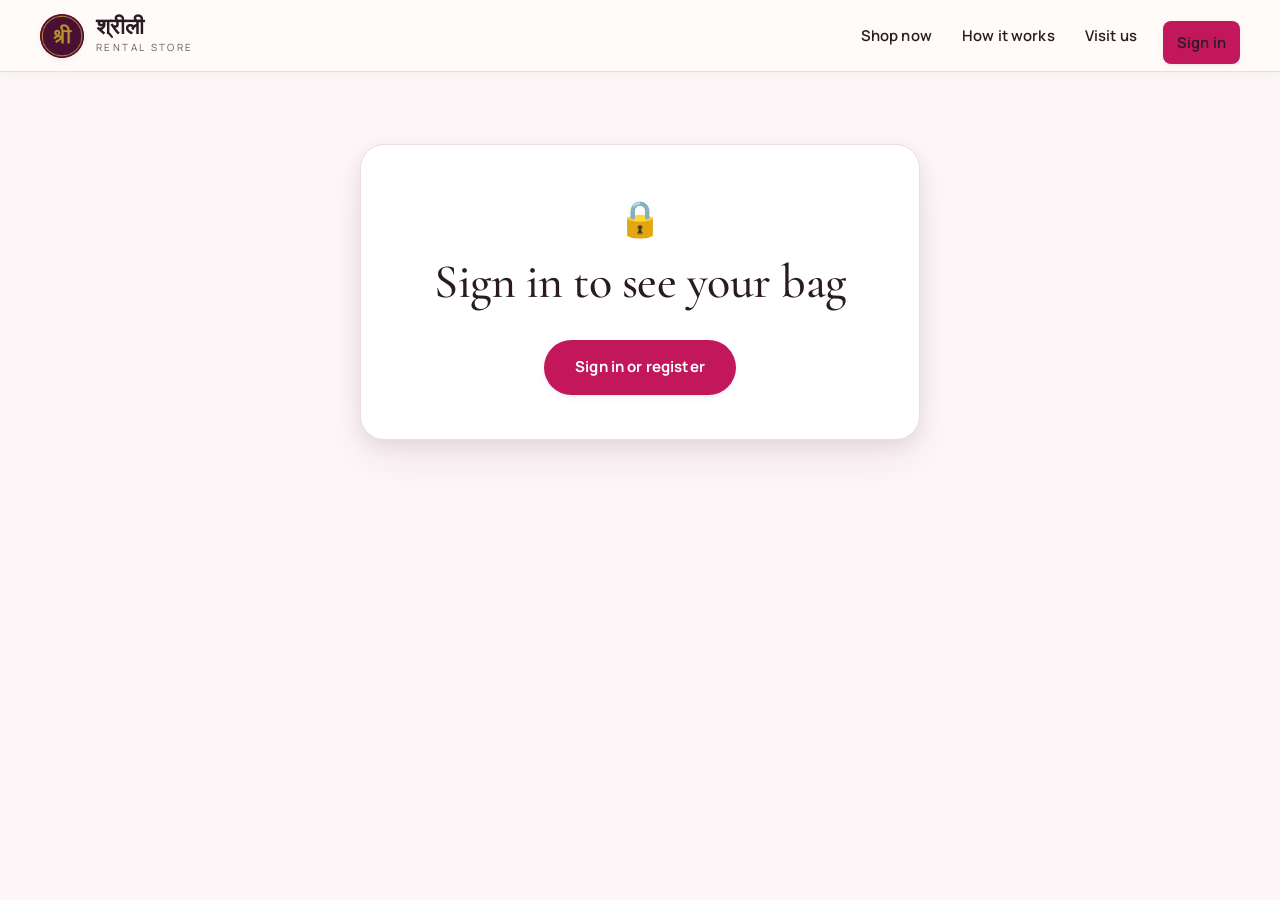
<file: docs/cart.html>
<!DOCTYPE html>
<html lang="en">
<head>
<meta charset="utf-8">
<meta name="viewport" content="width=device-width, initial-scale=1">
<title>My bag — श्रीली Rental Store</title>
<meta name="robots" content="noindex">
<meta name="theme-color" content="#4a1033">
<link rel="icon" href="assets/img/logo.png" type="image/png">
<link rel="apple-touch-icon" href="assets/img/logo.png">
<link rel="preconnect" href="https://fonts.googleapis.com">
<link rel="preconnect" href="https://fonts.gstatic.com" crossorigin>
<link href="https://fonts.googleapis.com/css2?family=Cormorant+Garamond:ital,wght@0,400;0,500;0,600;1,400&family=Manrope:wght@400;500;600;700&family=Mukta:wght@400;600;700&display=swap" rel="stylesheet">
<link rel="stylesheet" href="assets/css/style.css">
<link rel="stylesheet" href="assets/css/shop.css">
</head>
<body class="shop">

<header class="site-header scrolled">
  <div class="wrap">
    <a class="brand" href="index.html">
      <span class="mark" id="brandMark">
        <img src="assets/img/logo.png" alt="श्रीली" style="width:100%;height:100%;object-fit:cover"
             onerror="this.remove();document.getElementById('brandMark').textContent='श्री';">
      </span>
      <span class="txt"><strong>श्रीली</strong><span>Rental Store</span></span>
    </a>
    <button class="nav-toggle" id="navToggle" aria-expanded="false" aria-controls="siteNav" aria-label="Menu"><span></span></button>
    <nav class="site-nav" id="siteNav">
      <a href="collection.html">Shop now</a>
      <a href="index.html#how">How it works</a>
      <a href="index.html#visit">Visit us</a>
      <span id="navAccount"></span>
    </nav>
  </div>
</header>

<div class="gate hide" id="gateView">
  <div class="lock">🔒</div>
  <h2>Sign in to see your bag</h2>
  <a class="btn btn-primary" href="account.html?next=cart.html">Sign in or register</a>
</div>

<div id="bagView" class="hide">
  <div class="wrap page-head">
    <p class="crumbs"><a href="index.html">Home</a> · <a href="collection.html">Collection</a> · My bag</p>
    <h1>My bag</h1>
  </div>

  <div class="wrap bag-layout">
    <div>
      <div id="bagLines"></div>

      <div class="empty-state hide" id="bagEmpty">
        <div class="big">👗</div>
        <h3>Your bag is empty</h3>
        <p class="muted">Add a piece and the dates you need it for.</p>
        <a class="btn btn-primary" href="collection.html" style="margin-top:14px">Shop the collection</a>
      </div>

      <!-- ------------------------------------------------- past bookings -->
      <h2 style="margin-top:46px">My bookings</h2>
      <p class="muted">Everything you have requested, with where it has got to.</p>
      <div id="myBookings" style="margin-top:16px"></div>
    </div>

    <!-- ------------------------------------------------------- summary -->
    <aside>
      <div class="summary" id="summaryBox">
        <h3 style="margin-bottom:10px">Summary</h3>
        <div class="line"><span>Pieces</span><b id="sCount">0</b></div>
        <div class="line"><span>Rent</span><b id="sRent">₹0</b></div>
        <div class="line"><span>Refundable deposit</span><b id="sDep">₹0</b></div>
        <div class="line total"><span>Pay at the store</span><span id="sTotal">₹0</span></div>

        <label for="notes" style="display:block;font-size:.68rem;letter-spacing:.14em;text-transform:uppercase;color:var(--ink-2);font-weight:700;margin:16px 0 5px">
          Anything we should know?
        </label>
        <textarea id="notes" rows="3" placeholder="Function date, alterations, timing…"
                  style="width:100%;padding:11px 13px;border:1px solid var(--line);border-radius:8px;font:inherit"></textarea>

        <button class="btn btn-primary btn-block" id="checkoutBtn">Request these dates</button>
        <div class="msg" id="coMsg"></div>

        <p class="fine">
          Nothing is charged online. The store confirms on WhatsApp, then you
          pay the rent and deposit when you collect.
        </p>
      </div>
    </aside>
  </div>
</div>

<!-- ------------------------------------------------------------- done -->
<div class="wrap hide" id="doneView" style="padding:6vh 20px 10vh">
  <div class="gate" style="margin:0 auto">
    <div class="lock">🎉</div>
    <h2>Request sent</h2>
    <p class="lead" style="margin-inline:auto" id="doneMsg"></p>
    <div id="doneList" style="text-align:left;margin:22px 0"></div>
    <a class="btn btn-primary" href="collection.html">Keep shopping</a>
    <p class="muted" style="margin-top:16px">
      <a href="https://wa.me/919168754478">Message the store on WhatsApp</a>
    </p>
  </div>
</div>

<div class="wrap" id="loadingView" style="padding:50px 0">
  <div class="skeleton" style="height:120px;margin-bottom:12px"></div>
  <div class="skeleton" style="height:120px"></div>
</div>

<script src="assets/js/config.js"></script>
<script src="assets/js/shop.js"></script>
<script src="assets/js/site-nav.js"></script>
<script src="assets/js/cart.js"></script>
</body>
</html>
</file>
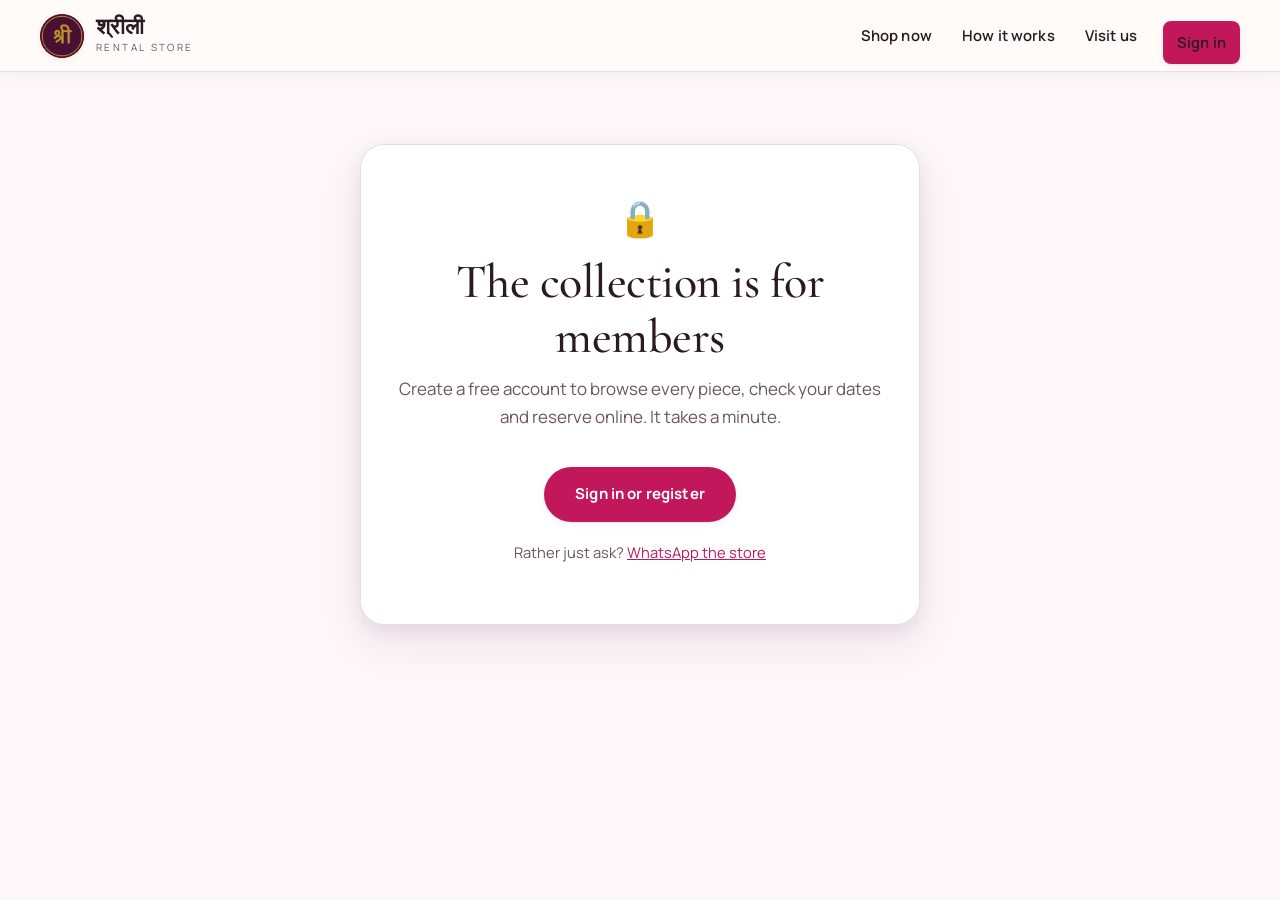
<file: docs/collection.html>
<!DOCTYPE html>
<html lang="en">
<head>
<meta charset="utf-8">
<meta name="viewport" content="width=device-width, initial-scale=1">
<title>The collection — श्रीली Rental Store</title>
<meta name="description" content="Bridal, festive and party wear on rent in Kodoli, Satara. Check availability for your dates.">
<meta name="theme-color" content="#4a1033">
<link rel="icon" href="assets/img/logo.png" type="image/png">
<link rel="apple-touch-icon" href="assets/img/logo.png">
<link rel="preconnect" href="https://fonts.googleapis.com">
<link rel="preconnect" href="https://fonts.gstatic.com" crossorigin>
<link href="https://fonts.googleapis.com/css2?family=Cormorant+Garamond:ital,wght@0,400;0,500;0,600;1,400&family=Manrope:wght@400;500;600;700&family=Mukta:wght@400;600;700&display=swap" rel="stylesheet">
<link rel="stylesheet" href="assets/css/style.css">
<link rel="stylesheet" href="assets/css/shop.css">
</head>
<body class="shop">

<header class="site-header scrolled">
  <div class="wrap">
    <a class="brand" href="index.html">
      <span class="mark" id="brandMark">
        <img src="assets/img/logo.png" alt="श्रीली" style="width:100%;height:100%;object-fit:cover"
             onerror="this.remove();document.getElementById('brandMark').textContent='श्री';">
      </span>
      <span class="txt"><strong>श्रीली</strong><span>Rental Store</span></span>
    </a>
    <button class="nav-toggle" id="navToggle" aria-expanded="false" aria-controls="siteNav" aria-label="Menu"><span></span></button>
    <nav class="site-nav" id="siteNav">
      <a href="collection.html">Shop now</a>
      <a href="index.html#how">How it works</a>
      <a href="index.html#visit">Visit us</a>
      <span id="navAccount"></span>
    </nav>
  </div>
</header>

<!-- shown when nobody is signed in -->
<div class="gate hide" id="gateView">
  <div class="lock">🔒</div>
  <h2>The collection is for members</h2>
  <p class="lead" style="margin-inline:auto">
    Create a free account to browse every piece, check your dates and
    reserve online. It takes a minute.
  </p>
  <a class="btn btn-primary" href="account.html?next=collection.html">Sign in or register</a>
  <p class="muted" style="margin-top:18px">
    Rather just ask? <a href="https://wa.me/919168754478">WhatsApp the store</a>
  </p>
</div>

<div id="shopView" class="hide">
  <div class="wrap page-head">
    <p class="crumbs"><a href="index.html">Home</a> · Collection</p>
    <h1 id="pageTitle">The collection</h1>
    <p class="lead" id="pageSub">Pick your dates and we'll show only what's free.</p>
  </div>

  <div class="shop-bar">
    <div class="wrap">
      <div>
        <label for="q">Search</label>
        <input id="q" type="search" placeholder="lehenga, maroon, kundan…">
      </div>
      <div>
        <label for="cat">Occasion</label>
        <select id="cat"><option value="">All</option></select>
      </div>
      <div>
        <label for="sub">Type</label>
        <select id="sub"><option value="">All</option></select>
      </div>
      <div>
        <label for="from">From</label>
        <input id="from" type="date">
      </div>
      <div>
        <label for="to">To</label>
        <input id="to" type="date">
      </div>
    </div>
  </div>

  <div class="wrap">
    <div class="chips" id="quickCats"></div>

    <p class="muted" id="resultCount" style="margin:16px 0 6px"></p>
    <div class="catalog" id="grid"></div>

    <div class="empty-state hide" id="emptyState">
      <div class="big">🤍</div>
      <h3>Nothing free on those dates</h3>
      <p class="muted">Try widening the dates, or ask us — we may have something similar.</p>
      <a class="btn btn-ghost" href="https://wa.me/919168754478" style="margin-top:14px">Ask on WhatsApp</a>
    </div>
  </div>
</div>

<div class="wrap" id="loadingView" style="padding:40px 0">
  <div class="catalog">
    <div class="skeleton sk-card"></div><div class="skeleton sk-card"></div>
    <div class="skeleton sk-card"></div><div class="skeleton sk-card"></div>
  </div>
</div>

<script src="assets/js/config.js"></script>
<script src="assets/js/shop.js"></script>
<script src="assets/js/site-nav.js"></script>
<script src="assets/js/collection.js"></script>
</body>
</html>
</file>
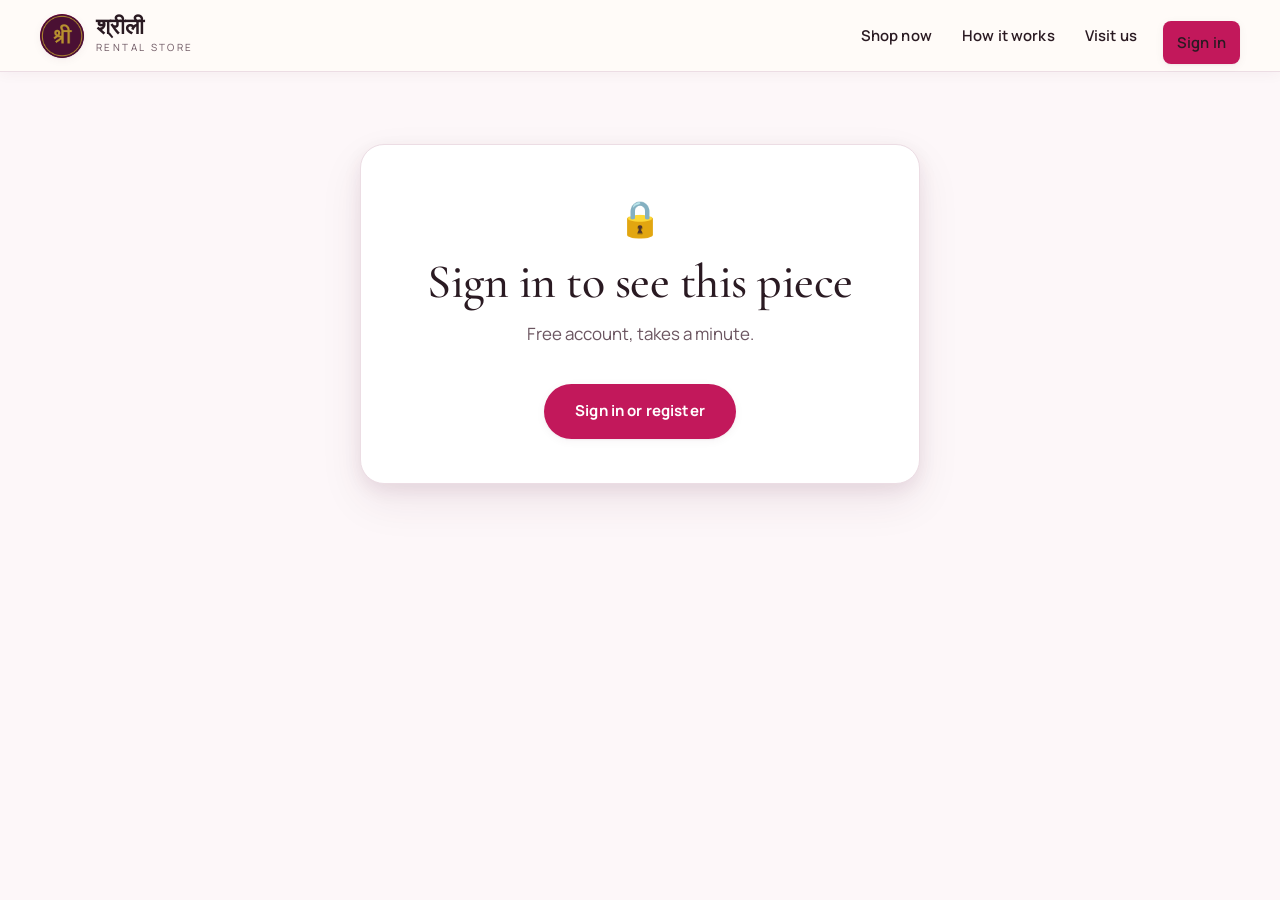
<file: docs/item.html>
<!DOCTYPE html>
<html lang="en">
<head>
<meta charset="utf-8">
<meta name="viewport" content="width=device-width, initial-scale=1">
<title>Piece — श्रीली Rental Store</title>
<meta name="robots" content="noindex">
<meta name="theme-color" content="#4a1033">
<link rel="icon" href="assets/img/logo.png" type="image/png">
<link rel="apple-touch-icon" href="assets/img/logo.png">
<link rel="preconnect" href="https://fonts.googleapis.com">
<link rel="preconnect" href="https://fonts.gstatic.com" crossorigin>
<link href="https://fonts.googleapis.com/css2?family=Cormorant+Garamond:ital,wght@0,400;0,500;0,600;1,400&family=Manrope:wght@400;500;600;700&family=Mukta:wght@400;600;700&display=swap" rel="stylesheet">
<link rel="stylesheet" href="assets/css/style.css">
<link rel="stylesheet" href="assets/css/shop.css">
</head>
<body class="shop">

<header class="site-header scrolled">
  <div class="wrap">
    <a class="brand" href="index.html">
      <span class="mark" id="brandMark">
        <img src="assets/img/logo.png" alt="श्रीली" style="width:100%;height:100%;object-fit:cover"
             onerror="this.remove();document.getElementById('brandMark').textContent='श्री';">
      </span>
      <span class="txt"><strong>श्रीली</strong><span>Rental Store</span></span>
    </a>
    <button class="nav-toggle" id="navToggle" aria-expanded="false" aria-controls="siteNav" aria-label="Menu"><span></span></button>
    <nav class="site-nav" id="siteNav">
      <a href="collection.html">Shop now</a>
      <a href="index.html#how">How it works</a>
      <a href="index.html#visit">Visit us</a>
      <span id="navAccount"></span>
    </nav>
  </div>
</header>

<div class="gate hide" id="gateView">
  <div class="lock">🔒</div>
  <h2>Sign in to see this piece</h2>
  <p class="lead" style="margin-inline:auto">Free account, takes a minute.</p>
  <a class="btn btn-primary" id="gateBtn" href="account.html">Sign in or register</a>
</div>

<div id="itemView" class="hide">
  <div class="wrap">
    <p class="crumbs" style="padding-top:26px">
      <a href="index.html">Home</a> · <a href="collection.html">Collection</a> ·
      <span id="crumbCat"></span>
    </p>

    <div class="item-layout">
      <!-- gallery -->
      <div class="gallery">
        <div class="gallery-main" id="galMain"><span class="ph">श्री</span></div>
        <div class="gallery-strip" id="galStrip"></div>
      </div>

      <!-- details -->
      <div>
        <h1 class="item-title" id="iName">—</h1>
        <div class="item-meta" id="iMeta"></div>

        <div class="price-row" id="iPrice"></div>
        <p class="price-note" id="iDeposit"></p>

        <p id="iDesc" class="lead"></p>

        <div class="avail unknown" id="iAvail">Pick your dates to check</div>

        <div class="book-box">
          <div class="book-dates">
            <div><label for="bFrom">Pickup date</label><input id="bFrom" type="date"></div>
            <div><label for="bTo">Return date</label><input id="bTo" type="date"></div>
          </div>

          <div class="book-total" id="bTotal" style="display:none">
            <span id="bDays"></span><b id="bAmount"></b>
          </div>

          <button class="btn btn-primary btn-block" id="addBtn" style="margin-top:16px">
            Add to bag
          </button>
          <div class="msg" id="bMsg"></div>

          <p class="muted" style="font-size:.82rem;margin:14px 0 0">
            Adding to the bag holds nothing yet. You confirm at checkout, and
            the store approves it — usually the same day.
          </p>
        </div>

        <p class="muted" style="margin-top:20px">
          Questions about fit or fabric?
          <a href="https://wa.me/919168754478" target="_blank" rel="noopener">Ask on WhatsApp</a>
        </p>
      </div>
    </div>

    <!-- ------------------------------------------------------- reviews -->
    <section class="reviews" id="reviewsBlock">
      <div class="rev-head">
        <div>
          <h2>What customers said</h2>
          <p class="muted" id="revVerified">Only people who have rented this piece can review it.</p>
        </div>
        <div class="rev-score hide" id="revScore">
          <span class="rev-avg" id="revAvg">0</span>
          <span class="rev-stars" id="revStars"></span>
          <span class="muted" id="revCount"></span>
        </div>
      </div>

      <!-- write / edit, shown only to someone who has rented it -->
      <div class="rev-write hide" id="revWrite">
        <h3 id="revWriteTitle">Rate this piece</h3>
        <div class="star-pick" id="starPick" role="radiogroup" aria-label="Rating">
          <button type="button" data-v="1" aria-label="1 star">★</button>
          <button type="button" data-v="2" aria-label="2 stars">★</button>
          <button type="button" data-v="3" aria-label="3 stars">★</button>
          <button type="button" data-v="4" aria-label="4 stars">★</button>
          <button type="button" data-v="5" aria-label="5 stars">★</button>
        </div>

        <textarea id="revComment" rows="3"
          placeholder="How was the fit, the fabric, the condition? Anything the next person should know."></textarea>

        <label class="drop drop-sm" id="revDrop" for="revFiles">
          <input type="file" id="revFiles" accept="image/*" multiple>
          <strong>Add photos</strong>
          <span class="muted"> — how it looked on the day (up to 4)</span>
        </label>
        <div class="rev-shots" id="revShots"></div>

        <button class="btn btn-primary" id="revSave">Post review</button>
        <div class="msg" id="revMsg"></div>
      </div>

      <div id="revList"></div>
      <p class="muted hide" id="revNone">No reviews yet — be the first once you've rented it.</p>
    </section>
  </div>

  <!-- phone-only sticky action -->
  <div class="sticky-cta" id="stickyCta">
    <span class="price" id="ctaPrice"></span>
    <button class="btn btn-primary" id="ctaBtn">Add to bag</button>
  </div>
</div>

<div class="wrap" id="loadingView" style="padding:50px 0">
  <div class="item-layout">
    <div class="skeleton" style="aspect-ratio:3/4"></div>
    <div>
      <div class="skeleton" style="height:42px;margin-bottom:14px"></div>
      <div class="skeleton" style="height:20px;width:60%;margin-bottom:26px"></div>
      <div class="skeleton" style="height:180px"></div>
    </div>
  </div>
</div>

<script src="assets/js/config.js"></script>
<script src="assets/js/shop.js"></script>
<script src="assets/js/site-nav.js"></script>
<script src="assets/js/reviews.js"></script>
<script src="assets/js/item.js"></script>
</body>
</html>
</file>
<file: docs/assets/css/style.css>
/* =========================================================================
   श्रीली Rental Store — design system
   Boutique rental: soft blush ground, deep plum type, rose accents.
   Mobile first; every breakpoint is min-width.
   ========================================================================= */

:root {
  --rose:        #c2185b;
  --rose-dark:   #9c134a;
  --rose-soft:   #fce7ef;
  --plum:        #4a1033;
  --plum-deep:   #2e0a20;
  --gold:        #b8912f;
  --blush:       #fdf7f9;
  --blush-2:     #f8ebf1;
  --cream:       #fffbf8;
  --ink:         #2a1a22;
  --ink-2:       #6b5560;
  --line:        #ecdde4;
  --white:       #ffffff;
  --ok:          #1a6b41;
  --busy:        #b3261e;

  --shadow-sm: 0 1px 2px rgba(74,16,51,.05), 0 2px 10px rgba(74,16,51,.05);
  --shadow-md: 0 6px 18px rgba(74,16,51,.08), 0 18px 44px rgba(74,16,51,.08);
  --shadow-lg: 0 20px 60px rgba(74,16,51,.16);

  --r-sm: 8px;
  --r-md: 14px;
  --r-lg: 24px;

  --wrap: 1240px;
  --header-h: 72px;

  --sans: "Manrope", "Mukta", "Segoe UI", system-ui, sans-serif;
  --display: "Cormorant Garamond", "Tiro Devanagari Marathi", Georgia, serif;
}

* { box-sizing: border-box; }
html { scroll-behavior: smooth; scroll-padding-top: calc(var(--header-h) + 12px); }
html, body { overflow-x: hidden; }

body {
  margin: 0;
  background: var(--cream);
  color: var(--ink);
  font-family: var(--sans);
  font-size: 16px;
  line-height: 1.65;
  -webkit-font-smoothing: antialiased;
  -webkit-text-size-adjust: 100%;
}

img { max-width: 100%; display: block; }
a { color: var(--rose); }

.wrap { width: 100%; max-width: var(--wrap); margin: 0 auto; padding: 0 20px; }

h1, h2, h3 { font-family: var(--display); font-weight: 500; line-height: 1.15; margin: 0; }
h1 { font-size: clamp(2.4rem, 6vw, 4.6rem); letter-spacing: -.02em; }
h2 { font-size: clamp(1.9rem, 4vw, 3rem); letter-spacing: -.01em; }
h3 { font-size: 1.2rem; }
p  { margin: 0 0 1rem; }

.eyebrow {
  font-size: .72rem; font-weight: 700; letter-spacing: .22em;
  text-transform: uppercase; color: var(--rose); margin-bottom: .7rem;
}
.lead { font-size: 1.06rem; color: var(--ink-2); max-width: 60ch; }
.muted { color: var(--ink-2); font-size: .92rem; }
.center { text-align: center; }
.center .lead { margin-inline: auto; }
.hide { display: none !important; }

/* ---------------------------------------------------------------- header */

.site-header {
  position: fixed; top: 0; left: 0; right: 0; z-index: 60;
  height: var(--header-h);
  background: transparent; border-bottom: 1px solid transparent;
  transition: background .28s ease, border-color .28s ease, box-shadow .28s ease;
}
.site-header.scrolled {
  background: rgba(255,251,248,.94); backdrop-filter: blur(12px);
  border-bottom-color: var(--line);
  box-shadow: 0 1px 14px rgba(74,16,51,.05);
}
.site-header .wrap { height: 100%; display: flex; align-items: center; gap: 16px; }

.brand { display: flex; align-items: center; gap: 12px; text-decoration: none; color: inherit; margin-right: auto; }
.brand .mark {
  width: 44px; height: 44px; flex: none; border-radius: 50%;
  background: linear-gradient(145deg, var(--rose), var(--plum));
  color: #fff; display: grid; place-items: center;
  font-family: var(--display); font-size: 1.3rem; font-weight: 600;
  box-shadow: var(--shadow-sm); overflow: hidden;
}
.brand .txt strong {
  display: block; font-family: var(--display); font-size: 1.35rem;
  line-height: 1.05; letter-spacing: .01em;
}
.brand .txt span {
  display: block; font-size: .62rem; letter-spacing: .24em;
  text-transform: uppercase; color: var(--ink-2);
}
.site-header:not(.scrolled) .brand .txt strong { color: #fff; }
.site-header:not(.scrolled) .brand .txt span { color: rgba(255,255,255,.72); }

.nav-toggle {
  display: grid; place-items: center; width: 42px; height: 42px;
  background: none; border: 1px solid var(--line); border-radius: var(--r-sm);
  cursor: pointer; color: var(--ink);
}
.site-header:not(.scrolled) .nav-toggle { color: #fff; border-color: rgba(255,255,255,.4); }
.nav-toggle span { display: block; width: 18px; height: 2px; background: currentColor; position: relative; }
.nav-toggle span::before, .nav-toggle span::after {
  content: ""; position: absolute; left: 0; width: 18px; height: 2px; background: currentColor;
  transition: transform .2s ease, top .2s ease;
}
.nav-toggle span::before { top: -6px; }
.nav-toggle span::after  { top: 6px; }
.nav-toggle[aria-expanded="true"] span { background: transparent; }
.nav-toggle[aria-expanded="true"] span::before { top: 0; transform: rotate(45deg); }
.nav-toggle[aria-expanded="true"] span::after  { top: 0; transform: rotate(-45deg); }

.site-nav {
  position: fixed; inset: var(--header-h) 0 auto 0;
  background: var(--cream); border-bottom: 1px solid var(--line);
  padding: 10px 20px 22px; display: none; box-shadow: var(--shadow-md);
}
.site-nav.open { display: block; }
.site-nav a {
  display: block; padding: 13px 4px; text-decoration: none;
  color: var(--ink); font-weight: 600; border-bottom: 1px solid var(--line);
}
.site-nav a:last-of-type { border-bottom: 0; }
.site-nav .btn { margin-top: 14px; text-align: center; }

@media (min-width: 960px) {
  .nav-toggle { display: none; }
  .site-nav {
    position: static; display: flex; align-items: center; gap: 2px;
    background: none; border: 0; padding: 0; box-shadow: none;
  }
  .site-nav a {
    border: 0; padding: 9px 14px; border-radius: var(--r-sm);
    font-size: .93rem; font-weight: 600; letter-spacing: .01em;
  }
  .site-header:not(.scrolled) .site-nav a { color: rgba(255,255,255,.94); }
  .site-header:not(.scrolled) .site-nav a:hover { background: rgba(255,255,255,.14); }
  .site-header.scrolled .site-nav a:hover { background: var(--blush-2); }
  .site-nav .btn { margin-left: 10px; }
  .site-header:not(.scrolled) .site-nav a.btn { color: #fff; }
}

/* --------------------------------------------------------------- buttons */

.btn {
  display: inline-block; padding: 14px 30px; border-radius: 999px;
  font: inherit; font-weight: 700; font-size: .94rem; letter-spacing: .01em;
  text-decoration: none; cursor: pointer; border: 1px solid transparent;
  transition: transform .15s ease, box-shadow .15s ease, background .15s ease;
}
.btn:active { transform: translateY(1px); }
.btn-primary { background: var(--rose); color: #fff; box-shadow: var(--shadow-sm); }
.btn-primary:hover { background: var(--rose-dark); box-shadow: var(--shadow-md); }
.btn-ghost { background: transparent; color: var(--plum); border-color: var(--line); }
.btn-ghost:hover { background: var(--blush-2); }
.btn-light { background: rgba(255,255,255,.14); color: #fff; border-color: rgba(255,255,255,.45); }
.btn-light:hover { background: rgba(255,255,255,.24); }
.btn-sm { padding: 9px 18px; font-size: .84rem; }
.btn-block { display: block; width: 100%; text-align: center; }
.btn:disabled { opacity: .5; cursor: default; }

/* ------------------------------------------------------------------ hero */

.hero {
  position: relative; overflow: hidden; color: #fff;
  padding: calc(var(--header-h) + 70px) 0 70px;
  background: var(--plum-deep);
}
@media (min-width: 900px) {
  .hero { padding: calc(var(--header-h) + 86px) 0 86px; min-height: 92vh;
          display: flex; align-items: center; }
}

/* Ambient wash. The clip is only 720px wide, so at full-bleed it would be
   upscaled and visibly soft — blurring it hard turns that into an asset:
   it reads as colour and movement, never as a blurry video. */
.hero-wash { position: absolute; inset: -4%; z-index: 0; }
/* Light blur only. Enough to soften the 720p upscaling, not so much that
   the footage stops reading as footage — the first version was invisible. */
.hero-wash video {
  width: 100%; height: 100%; object-fit: cover; object-position: center 30%;
  filter: blur(6px) saturate(1.15) brightness(.95);
  transform: scale(1.08);
}
/* Deep on the left where the words are, much clearer on the right so the
   film is genuinely visible rather than a flat colour. */
.hero-scrim {
  position: absolute; inset: 0; z-index: 1; pointer-events: none;
  background:
    linear-gradient(100deg, rgba(38,8,26,.92) 0%, rgba(38,8,26,.78) 30%,
                    rgba(38,8,26,.42) 56%, rgba(38,8,26,.14) 78%,
                    rgba(38,8,26,.06) 100%),
    linear-gradient(to top, rgba(38,8,26,.62) 0%, rgba(38,8,26,.12) 34%, transparent 60%);
}
/* A soft gold bloom behind the frame. */
.hero-glow {
  position: absolute; z-index: 1; right: 6%; top: 16%;
  width: 420px; height: 420px; border-radius: 50%; pointer-events: none;
  background: radial-gradient(circle, rgba(184,145,47,.30), transparent 68%);
  filter: blur(10px);
}

.hero-grid { position: relative; z-index: 2; display: grid; gap: 46px; align-items: center; }
@media (min-width: 900px) {
  .hero-grid { grid-template-columns: minmax(0, 760px); gap: 66px; }
}

.hero .eyebrow { color: #f0c8d8; letter-spacing: .26em; }
.hero h1 {
  color: #fff; font-size: clamp(2.8rem, 7.4vw, 5.8rem);
  line-height: 1.02; letter-spacing: -.025em;
  text-shadow: 0 4px 40px rgba(0,0,0,.4);
}
.hero h1 em { font-style: italic; }

/* Gold foil lettering — a gradient clipped to the glyphs. */
.foil {
  background: linear-gradient(103deg, #f6dfa4 0%, #b8912f 34%, #ffeec2 56%, #c9a227 82%, #f3d999 100%);
  -webkit-background-clip: text; background-clip: text;
  -webkit-text-fill-color: transparent; color: transparent;
}

.hero-lead {
  color: rgba(255,255,255,.9); max-width: 44ch; font-size: 1.1rem;
  margin-top: 1.4rem; text-shadow: 0 1px 18px rgba(0,0,0,.45);
}
.hero-actions { display: flex; flex-wrap: wrap; gap: 13px; margin-top: 34px; }
.btn-lg { padding: 16px 34px; font-size: .98rem; }

.hero-marks {
  display: flex; flex-wrap: wrap; gap: 12px 28px; margin-top: 42px;
  font-size: .74rem; letter-spacing: .2em; text-transform: uppercase;
  color: rgba(255,255,255,.7);
}
.hero-marks span { display: flex; align-items: center; gap: 10px; }
.hero-marks span::before {
  content: ""; width: 5px; height: 5px; transform: rotate(45deg);
  border: 1px solid var(--gold); display: block;
}

/* The framed film ------------------------------------------------------ */

/* Sized by height so the portrait never runs past the fold on a laptop. */
.hero-frame {
  position: relative; margin: 0; justify-self: center;
  width: 100%; max-width: 400px; aspect-ratio: 3 / 4;
  border-radius: 26px; overflow: hidden;
  box-shadow: 0 30px 90px rgba(0,0,0,.5), 0 0 0 1px rgba(255,255,255,.10);
  background: var(--plum);
}
@media (min-width: 900px) {
  /* A slight tilt and lift — a portrait on display, not a pasted-in photo. */
  .hero-frame {
    transform: rotate(-1.6deg) translateY(-8px);
    height: min(66vh, 560px); width: auto; aspect-ratio: 3 / 4; max-width: none;
  }
}
.hero-frame img, .hero-frame video {
  width: 100%; height: 100%; object-fit: cover; object-position: center 18%; display: block;
}
.hero-frame .ph {
  position: absolute; inset: 0; display: none; place-items: center; text-align: center;
  color: rgba(255,255,255,.6); font-family: var(--display); font-size: 1.2rem;
}
.hero-frame .ph small { font-family: var(--sans); font-size: .66rem; letter-spacing: .12em; }
.hero-frame.empty .ph { display: grid; }
/* Inner gold hairline, drawn over the footage. */
.hero-frame::before {
  content: ""; position: absolute; inset: 11px; border-radius: 18px; z-index: 2;
  border: 1px solid rgba(246,223,164,.42); pointer-events: none;
}
.hero-frame::after {
  content: ""; position: absolute; inset: auto 0 0 0; height: 34%; z-index: 1;
  background: linear-gradient(transparent, rgba(24,4,16,.72)); pointer-events: none;
}
.hero-frame figcaption {
  position: absolute; left: 22px; bottom: 20px; z-index: 3;
  font-family: var(--display); font-size: 1.06rem; color: #fff;
  letter-spacing: .04em; text-shadow: 0 1px 10px rgba(0,0,0,.6);
}

.hero-cue {
  position: absolute; left: 50%; bottom: 16px; z-index: 3;
  width: 1px; height: 40px; transform: translateX(-50%);
  background: linear-gradient(rgba(255,255,255,.75), transparent);
}
@media (max-width: 900px) { .hero-cue { display: none; } }
/* -------------------------------------------------------------- sections */

section { padding: 84px 0; }
section.tint { background: var(--blush); }
.section-head { margin-bottom: 44px; }

.grid { display: grid; gap: 22px; }
@media (min-width: 640px) { .cols-2 { grid-template-columns: repeat(2, 1fr); } }
@media (min-width: 900px) { .cols-3 { grid-template-columns: repeat(3, 1fr); } }
@media (min-width: 900px) { .cols-4 { grid-template-columns: repeat(4, 1fr); } }

/* ------------------------------------------------------------ item cards */

.catalog { display: grid; gap: 22px; grid-template-columns: repeat(2, 1fr); }
@media (min-width: 720px)  { .catalog { grid-template-columns: repeat(3, 1fr); } }
@media (min-width: 1040px) { .catalog { grid-template-columns: repeat(4, 1fr); } }

.item {
  position: relative; background: var(--white); border: 1px solid var(--line);
  border-radius: var(--r-md); overflow: hidden; text-decoration: none; color: inherit;
  display: flex; flex-direction: column;
  transition: transform .18s ease, box-shadow .18s ease, border-color .18s ease;
}
.item:hover { transform: translateY(-3px); box-shadow: var(--shadow-md); border-color: var(--rose-soft); }

.item-shot { position: relative; aspect-ratio: 3 / 4; background: var(--blush-2); overflow: hidden; }
.item-shot img { width: 100%; height: 100%; object-fit: cover; transition: transform .5s ease; }
.item:hover .item-shot img { transform: scale(1.04); }
.item-shot .ph {
  position: absolute; inset: 0; display: grid; place-items: center;
  color: var(--ink-2); font-family: var(--display); font-size: 2rem; opacity: .35;
}

.item-body { padding: 14px 15px 16px; display: flex; flex-direction: column; gap: 3px; flex: 1; }
.item-cat {
  font-size: .66rem; letter-spacing: .18em; text-transform: uppercase; color: var(--ink-2);
}
.item-name { font-family: var(--display); font-size: 1.22rem; line-height: 1.2; }
.item-price { margin-top: auto; padding-top: 8px; font-weight: 700; color: var(--plum); }
.item-price small { font-weight: 500; color: var(--ink-2); font-size: .78rem; }

/* availability pill */
.pill {
  position: absolute; top: 10px; left: 10px; z-index: 2;
  font-size: .68rem; font-weight: 700; letter-spacing: .06em;
  padding: 5px 11px; border-radius: 999px; backdrop-filter: blur(6px);
}
.pill.free { background: rgba(26,107,65,.92); color: #fff; }
.pill.busy { background: rgba(179,38,30,.92); color: #fff; }
.pill.soon { background: rgba(184,145,47,.94); color: #fff; }

.item.is-busy .item-shot img { filter: grayscale(.55) brightness(.94); }

/* ----------------------------------------------------------- how it works */

.steps { counter-reset: step; }
.step { position: relative; padding-left: 60px; }
.step::before {
  counter-increment: step; content: counter(step);
  position: absolute; left: 0; top: 0;
  width: 42px; height: 42px; border-radius: 50%;
  background: var(--rose-soft); color: var(--rose);
  display: grid; place-items: center;
  font-family: var(--display); font-size: 1.3rem; font-weight: 600;
}
.step h3 { margin-bottom: 5px; }
.step p { color: var(--ink-2); margin: 0; }

/* -------------------------------------------------------------- occasions */

.occasion {
  position: relative; border-radius: var(--r-md); overflow: hidden;
  aspect-ratio: 4 / 5; display: block; text-decoration: none;
  background: var(--blush-2); border: 1px solid var(--line);
}
.occasion img { width: 100%; height: 100%; object-fit: cover; transition: transform .5s ease; }
.occasion:hover img { transform: scale(1.05); }
.occasion figcaption {
  position: absolute; inset: auto 0 0 0; padding: 30px 16px 16px; color: #fff;
  background: linear-gradient(transparent, rgba(46,10,32,.85));
  font-family: var(--display); font-size: 1.35rem;
}
.occasion .ph {
  position: absolute; inset: 0; display: grid; place-items: center;
  font-family: var(--display); font-size: 2.2rem; color: var(--ink-2); opacity: .3;
}

/* ----------------------------------------------------------------- story */

.story-split { display: grid; gap: 38px; align-items: center; }
@media (min-width: 900px) {
  .story-split { grid-template-columns: 1fr minmax(300px, 480px); gap: 64px; }
}

.story-shot {
  position: relative; margin: 0; border-radius: var(--r-lg); overflow: hidden;
  background: var(--blush-2); box-shadow: var(--shadow-lg); aspect-ratio: 4 / 3;
}
.story-shot img { width: 100%; height: 100%; object-fit: cover; }
.story-shot .ph {
  position: absolute; inset: 0; display: none; place-items: center;
  font-family: var(--display); font-size: 1.5rem; color: var(--ink-2); opacity: .45;
}
.story-shot.empty .ph { display: grid; }
.story-shot figcaption {
  position: absolute; inset: auto 0 0 0; padding: 34px 18px 16px; color: #fff;
  background: linear-gradient(transparent, rgba(46,10,32,.82));
  font-family: var(--display); font-size: 1.15rem; letter-spacing: .02em;
}

/* The name being assembled. The two contributed syllables are the only
   things in rose, so the eye picks them out without any explanation. */
.namewheel {
  display: flex; align-items: flex-end; flex-wrap: wrap; gap: 14px 20px;
  margin-top: 26px; padding: 26px 24px;
  background: var(--white); border: 1px solid var(--line);
  border-radius: var(--r-md); box-shadow: var(--shadow-sm);
}
.nw-src, .nw-out { display: flex; flex-direction: column; gap: 1px; }
.nw-full {
  font-family: var(--display); font-size: clamp(1.6rem, 4vw, 2.2rem);
  line-height: 1.1; color: var(--ink-2);
}
.nw-full b { color: var(--rose); font-weight: 600; }
.nw-en {
  font-size: .68rem; letter-spacing: .18em; text-transform: uppercase; color: var(--ink-2);
}
.nw-rel { font-size: .78rem; color: var(--rose); }
.nw-plus, .nw-eq {
  font-family: var(--display); font-size: 1.6rem; color: var(--ink-2);
  align-self: center; opacity: .5;
}
.nw-out { padding-left: 4px; }
.nw-name {
  font-family: var(--display); font-size: clamp(2.2rem, 6vw, 3.2rem);
  line-height: 1; color: var(--plum); font-weight: 600;
}
.nw-out .nw-en { color: var(--rose); }

/* ----------------------------------------------------------------- owner */

.owner-split { display: grid; gap: 34px; align-items: center; }
@media (min-width: 860px) {
  .owner-split { grid-template-columns: 1fr minmax(260px, 360px); gap: 60px; }
}

.owner-shot {
  position: relative; aspect-ratio: 3 / 4; border-radius: var(--r-lg);
  overflow: hidden; background: var(--blush-2); box-shadow: var(--shadow-lg);
  justify-self: center; width: 100%; max-width: 380px;
}
.owner-shot img { width: 100%; height: 100%; object-fit: cover; object-position: center 20%; }
.owner-shot .ph {
  position: absolute; inset: 0; display: none; place-items: center;
  color: var(--ink-2); font-family: var(--display); font-size: 1.4rem; opacity: .45;
}
.owner-shot.empty .ph { display: grid; }

/* A thin gold rule echoing the boutique feel, drawn not loaded. */
.owner-shot::after {
  content: ""; position: absolute; inset: 12px; border-radius: calc(var(--r-lg) - 6px);
  border: 1px solid rgba(255,255,255,.45); pointer-events: none;
}

.owner-copy h2 { margin-bottom: 6px; }
.owner-contact { display: flex; flex-wrap: wrap; gap: 12px; margin-top: 26px; }

/* ---------------------------------------------------------------- footer */

.site-footer { background: var(--plum-deep); color: rgba(255,255,255,.74); padding: 64px 0 30px; }
.site-footer h3 { color: #fff; font-family: var(--sans); font-size: .82rem;
  letter-spacing: .18em; text-transform: uppercase; margin-bottom: 14px; }
.site-footer a { color: rgba(255,255,255,.8); text-decoration: none; display: block; padding: 5px 0; }
.site-footer a:hover { color: #fff; }
.foot-grid { display: grid; gap: 34px; }
@media (min-width: 800px) { .foot-grid { grid-template-columns: 1.8fr 1fr 1fr 1.2fr; } }
.foot-brand { font-family: var(--display); font-size: 1.9rem; color: #fff; line-height: 1; }
.foot-bottom {
  margin-top: 44px; padding-top: 22px; border-top: 1px solid rgba(255,255,255,.14);
  font-size: .84rem; display: flex; flex-wrap: wrap; gap: 10px; justify-content: space-between;
}

/* --------------------------------------------------------------- utility */

.tape {
  background: var(--plum); color: #fff; padding: 11px 0;
  font-size: .78rem; letter-spacing: .14em; text-transform: uppercase; text-align: center;
}
.tape a { color: #f3c9d9; }

/* ==========================================================================
   Motion, ornament and texture — the things that separate "clean" from
   "boutique". Everything here is progressive: with JS off, .anim is never
   added and the page simply renders.
   ========================================================================== */

/* --------------------------------------------------------- scroll reveal */

.anim .rv {
  opacity: 0; transform: translateY(26px);
  transition: opacity .7s cubic-bezier(.22,.61,.36,1) var(--rv-delay, 0ms),
              transform .7s cubic-bezier(.22,.61,.36,1) var(--rv-delay, 0ms);
  will-change: opacity, transform;
}
.anim .rv.in { opacity: 1; transform: none; }

/* ------------------------------------------------------- hero entrance */

.anim .hero-in > * {
  opacity: 0; transform: translateY(30px);
  transition: opacity .9s cubic-bezier(.22,.61,.36,1),
              transform .9s cubic-bezier(.22,.61,.36,1);
}
.anim .hero-in.go > *            { opacity: 1; transform: none; }
.anim .hero-in > *:nth-child(1)  { transition-delay: .10s; }
.anim .hero-in > *:nth-child(2)  { transition-delay: .22s; }
.anim .hero-in > *:nth-child(3)  { transition-delay: .34s; }
.anim .hero-in > *:nth-child(4)  { transition-delay: .46s; }
.anim .hero-in > *:nth-child(5)  { transition-delay: .58s; }

.hero-wash { transition: transform .1s linear; will-change: transform; }

/* Slow ken-burns on the hero footage so a static frame never feels dead. */
@keyframes kenburns {
  0%   { transform: scale(1.04); }
  100% { transform: scale(1.13); }
}
.anim .hero-frame video { animation: kenburns 30s ease-in-out infinite alternate; }

/* ------------------------------------------------------------- ornament */

/* A drawn gold motif — a diamond between two hairlines. No image, so it
   costs nothing and stays crisp at any size. */
.orn {
  display: flex; align-items: center; justify-content: center; gap: 12px;
  margin: 0 auto 18px; max-width: 220px; color: var(--gold);
}
.orn::before, .orn::after {
  content: ""; flex: 1; height: 1px;
  background: linear-gradient(90deg, transparent, currentColor);
}
.orn::after { background: linear-gradient(270deg, transparent, currentColor); }
.orn i {
  width: 7px; height: 7px; transform: rotate(45deg);
  border: 1px solid currentColor; display: block;
}

/* Headline flourish: a hairline under section titles, left aligned. */
.section-head:not(.center) h2::after {
  content: ""; display: block; width: 64px; height: 2px; margin-top: 16px;
  background: linear-gradient(90deg, var(--rose), var(--gold));
}

/* ------------------------------------------------------------- texture */

/* Faint diagonal weave on tinted bands — reads as fabric, not as a flat fill. */
section.tint {
  position: relative;
  background-image:
    repeating-linear-gradient(45deg,
      rgba(194,24,91,.028) 0 1px, transparent 1px 9px);
  background-color: var(--blush);
}

/* Gold hairline between sections. */
section + section { border-top: 1px solid rgba(184,145,47,.16); }

/* ------------------------------------------------------------ store film */

.film { background: var(--plum-deep); color: #fff; padding: 70px 0 78px; }
.film .eyebrow { color: #f0c8d8; }
.film h2 { color: #fff; }
.film .orn { color: var(--gold); }

/* A wide cinema stage for vertical footage --------------------------------
   Stretching a 9:16 clip across a wide band would crop it to a letterbox
   sliver. Instead the stage is wide, a blurred copy fills it edge to edge,
   and the real clip sits centred at full height — nothing lost. */
.stage {
  position: relative; width: 100%; max-width: 1040px; margin: 0 auto;
  aspect-ratio: 16 / 9; min-height: 300px;
  border-radius: var(--r-lg); overflow: hidden;
  background: #16040f; box-shadow: 0 34px 90px rgba(0,0,0,.55);
}
@media (max-width: 760px) {
  /* On a phone the width is scarce, so let the clip breathe taller. */
  .stage { aspect-ratio: 4 / 5; }
}

.stage-bg {
  position: absolute; inset: -6%; width: 112%; height: 112%;
  object-fit: cover; filter: blur(34px) saturate(1.25) brightness(.55);
  pointer-events: none;
}
.stage-fg {
  position: absolute; inset: 0; margin: auto; z-index: 1;
  height: 100%; width: auto; max-width: 100%;
  object-fit: contain; display: block;
}
/* Gold hairline and a foot gradient for the caption. */
.stage::after {
  content: ""; position: absolute; inset: 12px; border-radius: 16px; z-index: 3;
  border: 1px solid rgba(246,223,164,.32); pointer-events: none;
}
.stage-cap {
  position: absolute; left: 28px; bottom: 22px; z-index: 4;
  font-family: var(--display); font-size: 1.1rem; color: #fff;
  letter-spacing: .03em; text-shadow: 0 1px 12px rgba(0,0,0,.7);
}
.stage .vid-sound { z-index: 4; right: 20px; bottom: 18px; }

.stage-ph {
  position: absolute; inset: 0; display: none; place-items: center; z-index: 2;
  font-family: var(--display); font-size: 1.4rem; color: rgba(255,255,255,.55);
}
.stage.empty .stage-ph { display: grid; }
.stage.empty .stage-fg, .stage.empty .stage-bg { display: none; }

/* ---------------------------------------------------------------- band */

.band {
  padding: 0; background: var(--cream);
  border-block: 1px solid rgba(184,145,47,.22);
}
.band-grid {
  display: grid; grid-template-columns: repeat(2, 1fr);
  text-align: center;
}
@media (min-width: 860px) { .band-grid { grid-template-columns: repeat(4, 1fr); } }

.band-grid div {
  padding: 30px 16px; position: relative;
}
/* Hairline separators, drawn only between cells. */
.band-grid div + div::before {
  content: ""; position: absolute; left: 0; top: 22%; bottom: 22%;
  width: 1px; background: rgba(184,145,47,.24);
}
@media (max-width: 859px) {
  .band-grid div:nth-child(odd)::before { display: none; }
  .band-grid div:nth-child(n+3) { border-top: 1px solid rgba(184,145,47,.18); }
}
.band-grid b {
  display: block; font-family: var(--display); font-weight: 600;
  font-size: clamp(2rem, 5vw, 2.9rem); line-height: 1; color: var(--plum);
}
.band-grid span {
  display: block; margin-top: 7px;
  font-size: .68rem; letter-spacing: .17em; text-transform: uppercase;
  color: var(--ink-2);
}

/* ------------------------------------------------------------- marquee */

.marquee {
  background: var(--plum); color: #fff; overflow: hidden;
  padding: 14px 0; border-block: 1px solid rgba(255,255,255,.12);
}
.marquee-track {
  display: flex; gap: 46px; width: max-content;
  animation: marquee 34s linear infinite;
}
.marquee:hover .marquee-track { animation-play-state: paused; }
.marquee span {
  font-family: var(--display); font-size: 1.28rem; letter-spacing: .04em;
  white-space: nowrap; display: flex; align-items: center; gap: 46px;
}
.marquee span::after {
  content: ""; width: 6px; height: 6px; transform: rotate(45deg);
  border: 1px solid var(--gold); display: block;
}
@keyframes marquee {
  from { transform: translateX(0); }
  to   { transform: translateX(-50%); }
}

/* ----------------------------------------------------- richer item cards */

.item-shot::after {
  content: ""; position: absolute; inset: 0; z-index: 1;
  background: linear-gradient(to top, rgba(46,10,32,.55), transparent 52%);
  opacity: 0; transition: opacity .35s ease;
}
.item:hover .item-shot::after { opacity: 1; }

.item-look {
  position: absolute; left: 0; right: 0; bottom: 14px; z-index: 2;
  text-align: center; color: #fff; font-size: .74rem; font-weight: 700;
  letter-spacing: .2em; text-transform: uppercase;
  opacity: 0; transform: translateY(10px);
  transition: opacity .35s ease, transform .35s ease;
}
.item:hover .item-look { opacity: 1; transform: none; }

.item { border-radius: var(--r-md); }
.item::after {
  content: ""; position: absolute; inset: 0; border-radius: inherit;
  border: 1px solid transparent; pointer-events: none;
  transition: border-color .3s ease;
}
.item:hover::after { border-color: rgba(184,145,47,.5); }

/* --------------------------------------------------------- occasion tiles */

.occasion figcaption {
  letter-spacing: .02em; transition: transform .35s ease;
}
.occasion:hover figcaption { transform: translateY(-4px); }
.occasion::after {
  content: ""; position: absolute; inset: 12px; border-radius: 8px;
  border: 1px solid rgba(255,255,255,.35); opacity: 0;
  transition: opacity .35s ease; pointer-events: none;
}
.occasion:hover::after { opacity: 1; }

/* ------------------------------------------------------------- journey */

.journey-split { display: grid; gap: 38px; align-items: center; }
@media (min-width: 900px) {
  .journey-split { grid-template-columns: 1fr minmax(260px, 340px); gap: 64px; }
}

.milestones { list-style: none; margin: 30px 0 0; padding: 0 0 0 26px;
  border-left: 1px solid var(--line); }
.milestones li { position: relative; padding-bottom: 26px; }
.milestones li:last-child { padding-bottom: 0; }
.milestones li::before {
  content: ""; position: absolute; left: -32px; top: 8px;
  width: 11px; height: 11px; transform: rotate(45deg);
  background: var(--rose); border: 2px solid var(--cream);
}
.ms-when {
  font-size: .68rem; letter-spacing: .2em; text-transform: uppercase;
  color: var(--gold); font-weight: 700;
}
.milestones h3 { margin: 3px 0 4px; }
.milestones p { color: var(--ink-2); margin: 0; }

/* --------------------------------------------------------- inline video */

/* Sized by height so a 9:16 clip never becomes absurdly tall in a wide
   column — the same trap the मंडळ site fell into. */
.vid-slot {
  position: relative; justify-self: center; width: 100%; max-width: 360px;
  aspect-ratio: 9 / 16; border-radius: var(--r-lg); overflow: hidden;
  background: var(--blush-2); display: grid; place-items: center;
}
.vid-slot .ph { font-family: var(--display); font-size: 1.3rem; color: var(--ink-2); opacity: .45; }
.vid-slot.is-video { background: none; display: block; }

.vid {
  position: relative; width: 100%; height: 100%;
  border-radius: var(--r-lg); overflow: hidden;
  background: #000; box-shadow: var(--shadow-lg);
}
.vid video { width: 100%; height: 100%; object-fit: cover; display: block; }

.vid-sound {
  position: absolute; right: 12px; bottom: 12px;
  width: 40px; height: 40px; border-radius: 50%; cursor: pointer;
  border: 1px solid rgba(255,255,255,.4); background: rgba(0,0,0,.45);
  color: #fff; font-size: 1rem; line-height: 1; padding: 0;
  display: grid; place-items: center; backdrop-filter: blur(4px);
}
.vid-sound:hover { background: rgba(0,0,0,.66); }
.vid-sound:focus-visible { outline: 2px solid var(--rose); outline-offset: 2px; }

/* ------------------------------------------------------ network activity */

#netBar {
  position: fixed; top: 0; left: 0; right: 0; height: 3px; z-index: 200;
  pointer-events: none; opacity: 0; transition: opacity .15s ease;
}
#netBar.on { opacity: 1; }
#netBar::after {
  content: ""; display: block; height: 100%; width: 34%;
  background: linear-gradient(90deg, transparent, var(--rose), var(--gold), transparent);
  animation: net-slide 1s linear infinite;
}
@keyframes net-slide {
  0%   { transform: translateX(-40%); }
  100% { transform: translateX(340%); }
}

.spin {
  display: inline-block; width: 16px; height: 16px; vertical-align: -3px;
  border: 2px solid var(--line); border-top-color: var(--rose);
  border-radius: 50%; animation: spin .7s linear infinite;
}
@keyframes spin { to { transform: rotate(360deg); } }

@media (prefers-reduced-motion: reduce) {
  #netBar::after, .spin { animation: none; }
  #netBar::after { width: 100%; }
  .hero-media video { display: none; }
}

/* ------------------------------------------------------------- lookbook */

/* Tiles declare their own shape. Portrait stays portrait, landscape spans
   two columns — nothing is squeezed into a frame it was not shot for. */
.look-grid {
  display: grid; gap: 16px;
  grid-template-columns: repeat(2, 1fr);
}
@media (min-width: 900px) { .look-grid { grid-template-columns: repeat(4, 1fr); } }

.look {
  position: relative; margin: 0; overflow: hidden;
  border-radius: var(--r-md); background: var(--blush-2);
  border: 1px solid var(--line); box-shadow: var(--shadow-sm);
}
.look.tall { aspect-ratio: 3 / 4; }
.look.wide { aspect-ratio: 4 / 3; grid-column: span 2; }
@media (min-width: 900px) { .look.wide { aspect-ratio: 3 / 4; grid-column: span 1; } }

.look img, .look video {
  width: 100%; height: 100%; object-fit: cover; display: block;
  transition: transform .6s ease;
}
.look:hover img, .look:hover video { transform: scale(1.05); }

.look .ph {
  position: absolute; inset: 0; display: grid; place-items: center;
  font-family: var(--display); font-size: 1.1rem; color: var(--ink-2); opacity: .4;
}
.look.is-video .ph, .look:not(.empty) img + .ph { display: none; }

.look figcaption {
  position: absolute; inset: auto 0 0 0; z-index: 2;
  padding: 26px 14px 12px; color: #fff;
  background: linear-gradient(transparent, rgba(46,10,32,.82));
  font-family: var(--display); font-size: 1.15rem;
}
/* A catalogue card whose cover is a film. */
.item-shot video { width: 100%; height: 100%; object-fit: cover; transition: transform .5s ease; }
.item:hover .item-shot video { transform: scale(1.04); }
.gallery-main video { width: 100%; height: 100%; object-fit: cover; }
.gallery-strip video {
  width: 66px; height: 86px; object-fit: cover; border-radius: 8px;
  cursor: pointer; border: 2px solid transparent; flex: none;
}
.gallery-strip video.on { border-color: var(--rose); }
/* Credit for the film behind the hero, in place of the old portrait frame. */
.hero-credit {
  display: flex; align-items: center; gap: 12px; margin-top: 38px;
  font-size: .74rem; letter-spacing: .18em; text-transform: uppercase;
  color: rgba(255,255,255,.72);
}
.hero-credit-line { width: 42px; height: 1px; background: var(--gold); display: block; }
/* Sits in the credit line rather than floating over the headline, so it
   reads as "this film has sound" instead of a stray control. */
.hero-sound {
  position: static; width: 32px; height: 32px; font-size: .85rem;
  flex: 0 0 auto; margin-left: 4px;
}
/* The lookbook tiles are links into each category now. */
a.look { display: block; text-decoration: none; color: inherit; }
a.look:hover { box-shadow: var(--shadow-md); }
a.look figcaption { z-index: 3; }
</file>
<file: docs/assets/css/shop.css>
/* =========================================================================
   श्रीली — shopping pages
   account · collection · item · bag
   Loaded after style.css; reuses its tokens.
   ========================================================================= */

/* Inner pages have no hero, so the header needs a solid ground from the
   start and the content needs to clear it. */
body.shop { background: var(--blush); padding-top: var(--header-h); }
body.shop .site-header {
  background: rgba(255,251,248,.96); border-bottom-color: var(--line);
  backdrop-filter: blur(12px);
}
body.shop .site-header .brand .txt strong { color: var(--ink); }
body.shop .site-header .brand .txt span { color: var(--ink-2); }
@media (min-width: 960px) { body.shop .site-nav a { color: var(--ink); } }
body.shop .site-header .nav-toggle { color: var(--ink); border-color: var(--line); }

.page-head { padding: 40px 0 26px; }
.page-head h1 { font-size: clamp(2rem, 4.6vw, 3.1rem); }
.page-head .crumbs { font-size: .8rem; color: var(--ink-2); margin-bottom: 8px; }
.page-head .crumbs a { color: var(--ink-2); text-decoration: none; }
.page-head .crumbs a:hover { color: var(--rose); }

/* Bag counter in the header ------------------------------------------- */

.bag-count, #bagBadge {
  display: inline-grid; place-items: center; min-width: 20px; height: 20px;
  padding: 0 6px; margin-left: 5px; border-radius: 99px;
  background: var(--rose); color: #fff; font-size: .68rem; font-weight: 700;
}

/* ============================================================ form fields
   Shared by every shopping page. Without these, labels and inputs are
   inline by default and the whole form runs together on one line.
   ========================================================================= */

.field { margin-top: 16px; }
.field:first-of-type { margin-top: 8px; }

form label,
.field > label {
  display: block;
  font-size: .68rem; font-weight: 700; letter-spacing: .14em;
  text-transform: uppercase; color: var(--ink-2);
  margin: 0 0 6px;
}
form label .opt { text-transform: none; letter-spacing: 0; font-weight: 500; }

form input,
form select,
form textarea,
.field input,
.field select,
.field textarea {
  display: block; width: 100%;
  padding: 12px 14px; font: inherit; font-size: .96rem;
  color: var(--ink); background: var(--white);
  border: 1px solid var(--line); border-radius: var(--r-sm);
  transition: border-color .15s ease, box-shadow .15s ease;
}
form input::placeholder, .field input::placeholder { color: #b8a5ae; }

form input:focus, form select:focus, form textarea:focus,
.field input:focus, .field select:focus, .field textarea:focus {
  outline: none; border-color: var(--rose);
  box-shadow: 0 0 0 3px var(--rose-soft);
}
form input:disabled { background: var(--blush-2); color: var(--ink-2); }

/* Helper line under a field. */
.hint { font-size: .8rem; color: var(--ink-2); margin: 7px 0 0; line-height: 1.5; }

/* Phone with a fixed +91 ------------------------------------------------
   The country code is not an input. Letting people type it leads to
   +91, 0091, 091 and 91 all arriving for the same number. */
.phone-field {
  display: flex; align-items: stretch;
  border: 1px solid var(--line); border-radius: var(--r-sm);
  background: var(--white); overflow: hidden;
  transition: border-color .15s ease, box-shadow .15s ease;
}
.phone-field:focus-within { border-color: var(--rose); box-shadow: 0 0 0 3px var(--rose-soft); }
.phone-field .cc {
  display: flex; align-items: center; gap: 6px;
  padding: 12px 12px 12px 14px; white-space: nowrap;
  background: var(--blush-2); color: var(--ink-2);
  font-weight: 700; font-size: .94rem; border-right: 1px solid var(--line);
}
.phone-field input {
  border: 0 !important; border-radius: 0 !important;
  box-shadow: none !important; flex: 1; min-width: 0;
  letter-spacing: .04em;
}
.phone-field input:focus { box-shadow: none !important; }

/* Two fields side by side once there is room. */
.field-row { display: grid; gap: 0 14px; grid-template-columns: 1fr; }
@media (min-width: 520px) { .field-row { grid-template-columns: 1fr 1fr; } }

form .btn { margin-top: 24px; }

/* ==================================================== customer dashboard */

.acct-hero {
  background: linear-gradient(120deg, var(--plum) 0%, var(--plum-deep) 62%, #3d0c2a 100%);
  color: #fff; padding: 38px 0 34px;
}
.acct-hero-in { display: flex; align-items: center; gap: 18px; flex-wrap: wrap; }
.acct-hero h1 { color: #fff; font-size: clamp(1.7rem, 4vw, 2.5rem); line-height: 1.1; }
.acct-hero p { color: rgba(255,255,255,.78); margin: 4px 0 0; font-size: .92rem; }
.acct-id { margin-right: auto; }

.acct-avatar {
  width: 62px; height: 62px; flex: none; border-radius: 50%;
  background: rgba(255,255,255,.14); border: 1px solid rgba(255,255,255,.28);
  display: grid; place-items: center;
  font-family: var(--display); font-size: 1.5rem; font-weight: 600; color: #fff;
}

/* at-a-glance tiles ---------------------------------------------------- */

.acct-stats {
  display: grid; grid-template-columns: repeat(2, 1fr); gap: 1px;
  margin: -22px 0 26px; background: var(--line);
  border: 1px solid var(--line); border-radius: var(--r-md);
  overflow: hidden; box-shadow: var(--shadow-md); position: relative; z-index: 2;
}
@media (min-width: 760px) { .acct-stats { grid-template-columns: repeat(4, 1fr); } }

.acct-stat {
  background: var(--white); padding: 18px 16px; text-decoration: none; color: inherit;
  display: block; transition: background .15s ease;
}
a.acct-stat:hover { background: var(--rose-soft); }
.acct-stat .k {
  display: block; font-size: .64rem; letter-spacing: .16em; text-transform: uppercase;
  color: var(--ink-2); font-weight: 700;
}
.acct-stat .v {
  display: block; font-family: var(--display); font-size: 2rem; line-height: 1.1;
  color: var(--plum); margin-top: 2px;
}
.acct-stat .s { display: block; font-size: .76rem; color: var(--ink-2); }

/* tabs ------------------------------------------------------------------ */

.acct-tabs { display: flex; gap: 8px; overflow-x: auto; padding-bottom: 4px; margin-bottom: 20px; }
.acct-tabs button {
  flex: 0 0 auto; padding: 10px 20px; border-radius: 999px; cursor: pointer;
  border: 1px solid var(--line); background: var(--white); color: var(--ink-2);
  font: inherit; font-weight: 600; font-size: .9rem; white-space: nowrap;
}
.acct-tabs button.on { background: var(--plum); border-color: var(--plum); color: #fff; }

.acct-filter { display: flex; gap: 7px; overflow-x: auto; margin-bottom: 16px; padding-bottom: 4px; }
.acct-filter button {
  flex: 0 0 auto; padding: 7px 14px; border-radius: 999px; cursor: pointer;
  border: 1px solid var(--line); background: var(--white); color: var(--ink-2);
  font: inherit; font-size: .82rem; font-weight: 600; white-space: nowrap;
}
.acct-filter button.on { background: var(--rose-soft); border-color: var(--rose); color: var(--rose); }

.acct-card {
  background: var(--white); border: 1px solid var(--line);
  border-radius: var(--r-md); padding: 24px; box-shadow: var(--shadow-sm);
}
.detail-row {
  display: flex; justify-content: space-between; gap: 16px;
  padding: 12px 0; border-bottom: 1px solid var(--line);
}
.detail-row:last-of-type { border-bottom: 0; }
.detail-row span { color: var(--ink-2); font-size: .9rem; }

/* A booking card that says where it has got to. */
.hist {
  background: var(--white); border: 1px solid var(--line);
  border-left: 3px solid var(--line);
  border-radius: var(--r-md); padding: 16px; margin-bottom: 12px;
  display: grid; grid-template-columns: 68px 1fr auto; gap: 15px; align-items: center;
}
@media (max-width: 560px) {
  .hist { grid-template-columns: 56px 1fr; }
  .hist .hist-right { grid-column: 1 / -1; display: flex; justify-content: space-between;
    align-items: center; border-top: 1px solid var(--line); padding-top: 10px; }
}
.hist img, .hist .ph {
  width: 68px; height: 88px; object-fit: cover; border-radius: 8px; background: var(--blush-2);
}
.hist .ph { display: grid; place-items: center; font-family: var(--display); color: var(--ink-2); }
.hist h3 { font-size: 1.12rem; line-height: 1.25; }
.hist .ref { font-size: .72rem; letter-spacing: .1em; color: var(--ink-2); }
.hist .when { font-size: .86rem; color: var(--ink-2); margin-top: 3px; }
.hist .hist-right { text-align: right; }
.hist .amt { font-weight: 700; color: var(--plum); margin-top: 6px; display: block; }

/* The left edge carries the status colour, readable at a glance. */
.hist.REQUESTED { border-left-color: #e0a33a; }
.hist.CONFIRMED { border-left-color: #2a6fc4; }
.hist.PICKED_UP { border-left-color: #8b42c9; }
.hist.RETURNED  { border-left-color: var(--ok); }
.hist.CANCELLED, .hist.NO_SHOW { border-left-color: #b9adb3; opacity: .72; }

.hist-note {
  grid-column: 1 / -1; font-size: .82rem; color: var(--ink-2);
  background: var(--blush); border-radius: 8px; padding: 9px 12px; margin-top: 4px;
}

/* Shortcut back to the review box, offered once a piece has been out. */
.rate-link {
  display: inline-block; margin-top: 6px;
  font-size: .82rem; font-weight: 600; color: var(--plum);
  text-decoration: none; border-bottom: 1px solid currentColor; padding-bottom: 1px;
}
.rate-link:hover { color: var(--gold); }
.bk-card .rate-link { margin-top: 8px; }

/* ------------------------------------------------------------------ auth */

.auth-shell { max-width: 460px; margin: 6vh auto 10vh; padding: 0 20px; }
.auth-box {
  background: var(--white); border: 1px solid var(--line);
  border-radius: var(--r-lg); padding: 32px 30px; box-shadow: var(--shadow-md);
}
@media (max-width: 460px) { .auth-box { padding: 24px 18px; } }

.auth-switch { display: flex; gap: 6px; background: var(--blush-2);
  padding: 5px; border-radius: 999px; margin-bottom: 22px; }
.auth-switch button {
  flex: 1; padding: 10px; border: 0; border-radius: 999px; cursor: pointer;
  background: none; font: inherit; font-weight: 700; font-size: .9rem; color: var(--ink-2);
}
.auth-switch button.on { background: var(--white); color: var(--plum); box-shadow: var(--shadow-sm); }

.note-why {
  background: var(--rose-soft); color: var(--rose); border-radius: var(--r-sm);
  padding: 11px 14px; font-size: .88rem; margin-bottom: 18px;
}

/* --------------------------------------------------------------- toolbar */

.shop-bar {
  position: sticky; top: var(--header-h); z-index: 40;
  background: rgba(253,247,249,.96); backdrop-filter: blur(10px);
  border-bottom: 1px solid var(--line); padding: 14px 0;
}
.shop-bar .wrap { display: grid; gap: 10px 14px; grid-template-columns: 1fr; align-items: end; }
@media (min-width: 860px) {
  .shop-bar .wrap { grid-template-columns: 1.4fr 1fr 1fr 1fr auto; }
}
.shop-bar label { font-size: .66rem; letter-spacing: .14em; text-transform: uppercase;
  color: var(--ink-2); font-weight: 700; display: block; margin-bottom: 4px; }
.shop-bar input, .shop-bar select {
  width: 100%; padding: 10px 12px; font: inherit; font-size: .92rem;
  border: 1px solid var(--line); border-radius: var(--r-sm); background: var(--white);
}
.shop-bar input:focus, .shop-bar select:focus {
  outline: 2px solid var(--rose); outline-offset: -1px;
}

.chips { display: flex; gap: 8px; overflow-x: auto; padding: 14px 0 2px; }
.chips button {
  flex: 0 0 auto; padding: 8px 16px; border-radius: 999px; cursor: pointer;
  border: 1px solid var(--line); background: var(--white); color: var(--ink-2);
  font: inherit; font-weight: 600; font-size: .86rem; white-space: nowrap;
}
.chips button.on { background: var(--plum); border-color: var(--plum); color: #fff; }

/* -------------------------------------------------------------- gate box */

.gate {
  max-width: 560px; margin: 8vh auto; text-align: center;
  background: var(--white); border: 1px solid var(--line);
  border-radius: var(--r-lg); padding: 44px 32px; box-shadow: var(--shadow-md);
}
.gate .lock { font-size: 2.2rem; margin-bottom: 8px; }
.gate h2 { margin-bottom: 10px; }
.gate .btn { margin-top: 20px; }

/* ----------------------------------------------------------- item detail */

.item-layout { display: grid; gap: 34px; padding: 26px 0 60px; }
@media (min-width: 900px) { .item-layout { grid-template-columns: 1.05fr 1fr; gap: 56px; } }

.gallery { position: relative; }
.gallery-main {
  position: relative; aspect-ratio: 3 / 4; border-radius: var(--r-lg);
  overflow: hidden; background: var(--blush-2); box-shadow: var(--shadow-md);
}
.gallery-main img { width: 100%; height: 100%; object-fit: cover; }
.gallery-main .ph { position: absolute; inset: 0; display: grid; place-items: center;
  font-family: var(--display); font-size: 2.4rem; color: var(--ink-2); opacity: .35; }
.gallery-strip { display: flex; gap: 10px; margin-top: 12px; overflow-x: auto; padding-bottom: 4px; }
.gallery-strip img {
  width: 66px; height: 86px; object-fit: cover; border-radius: 8px; cursor: pointer;
  border: 2px solid transparent; flex: none;
}
.gallery-strip img.on { border-color: var(--rose); }

.item-title { font-size: clamp(1.9rem, 4vw, 2.8rem); }
.item-meta { display: flex; flex-wrap: wrap; gap: 8px; margin: 12px 0 18px; }
.tag {
  font-size: .72rem; letter-spacing: .1em; text-transform: uppercase;
  padding: 5px 12px; border-radius: 999px; background: var(--blush-2); color: var(--ink-2);
}

.price-row { display: flex; align-items: baseline; gap: 12px; flex-wrap: wrap; margin: 6px 0 4px; }
.price-now { font-family: var(--display); font-size: 2.2rem; color: var(--plum); }
.price-was { color: var(--ink-2); text-decoration: line-through; }
.price-off {
  background: var(--rose); color: #fff; font-size: .74rem; font-weight: 700;
  padding: 4px 10px; border-radius: 999px;
}
.price-note { color: var(--ink-2); font-size: .9rem; }

.book-box {
  background: var(--white); border: 1px solid var(--line);
  border-radius: var(--r-md); padding: 20px; margin-top: 22px; box-shadow: var(--shadow-sm);
}
.book-dates { display: grid; gap: 0 14px; grid-template-columns: 1fr 1fr; }
.book-box label { font-size: .68rem; letter-spacing: .14em; text-transform: uppercase;
  color: var(--ink-2); font-weight: 700; display: block; margin: 0 0 5px; }
.book-box input {
  width: 100%; padding: 11px 13px; font: inherit;
  border: 1px solid var(--line); border-radius: var(--r-sm); background: var(--white);
}
.book-total {
  display: flex; justify-content: space-between; gap: 12px;
  padding: 14px 0 4px; margin-top: 14px; border-top: 1px solid var(--line);
  font-size: .95rem;
}
.book-total b { font-size: 1.15rem; color: var(--plum); }

.avail {
  display: flex; align-items: center; gap: 9px; margin-top: 14px;
  font-size: .9rem; font-weight: 600;
}
.avail::before { content: ""; width: 9px; height: 9px; border-radius: 50%; }
.avail.free { color: var(--ok); }        .avail.free::before { background: var(--ok); }
.avail.busy { color: var(--busy); }      .avail.busy::before { background: var(--busy); }
.avail.unknown { color: var(--ink-2); }  .avail.unknown::before { background: var(--ink-2); }

/* ---------------------------------------------------------------- the bag */

.bag-layout { display: grid; gap: 26px; padding: 20px 0 60px; }
@media (min-width: 900px) { .bag-layout { grid-template-columns: 1.6fr 1fr; gap: 40px; align-items: start; } }

.bag-line {
  display: grid; grid-template-columns: 78px 1fr auto; gap: 14px; align-items: center;
  background: var(--white); border: 1px solid var(--line);
  border-radius: var(--r-md); padding: 14px; margin-bottom: 12px;
}
.bag-line img, .bag-line .ph {
  width: 78px; height: 100px; object-fit: cover; border-radius: 8px; background: var(--blush-2);
}
.bag-line .ph { display: grid; place-items: center; font-family: var(--display); color: var(--ink-2); }
.bag-line h3 { font-size: 1.15rem; }
.bag-line .when { font-size: .85rem; color: var(--ink-2); }
.bag-line .money { text-align: right; white-space: nowrap; }
.bag-line .money b { display: block; color: var(--plum); }
.bag-line.gone { border-color: var(--busy); background: #fdf4f5; }
.bag-line .warn { color: var(--busy); font-size: .82rem; font-weight: 600; }
.rm-btn {
  background: none; border: 0; color: var(--ink-2); cursor: pointer;
  font-size: .8rem; text-decoration: underline; padding: 4px 0;
}
.rm-btn:hover { color: var(--busy); }

.summary {
  background: var(--white); border: 1px solid var(--line);
  border-radius: var(--r-md); padding: 22px; box-shadow: var(--shadow-sm);
  position: sticky; top: calc(var(--header-h) + 18px);
}
.summary .line { display: flex; justify-content: space-between; gap: 12px; padding: 7px 0; }
.summary .line.total {
  border-top: 1px solid var(--line); margin-top: 8px; padding-top: 14px;
  font-size: 1.1rem; font-weight: 700; color: var(--plum);
}
.summary .btn { margin-top: 18px; }
.summary .fine { font-size: .8rem; color: var(--ink-2); margin-top: 14px; }

/* booking history */
.bk-card {
  background: var(--white); border: 1px solid var(--line);
  border-radius: var(--r-md); padding: 16px; margin-bottom: 12px;
  display: grid; grid-template-columns: 62px 1fr auto; gap: 14px; align-items: center;
}
.bk-card img, .bk-card .ph {
  width: 62px; height: 80px; object-fit: cover; border-radius: 8px; background: var(--blush-2);
}
.bk-card .ph { display: grid; place-items: center; font-family: var(--display); color: var(--ink-2); }
.bk-card .ref { font-size: .76rem; color: var(--ink-2); letter-spacing: .06em; }

.chip {
  display: inline-block; padding: 3px 10px; border-radius: 999px;
  font-size: .7rem; font-weight: 700; white-space: nowrap;
}
.chip.REQUESTED { background: #fff3e0; color: #a35a00; }
.chip.CONFIRMED { background: #e6f0fb; color: #14509c; }
.chip.PICKED_UP { background: #f3e8fb; color: #6b21a8; }
.chip.RETURNED  { background: #e8f4ed; color: var(--ok); }
.chip.CANCELLED { background: #f0eceb; color: #6b5560; }
.chip.NO_SHOW   { background: #fbeaee; color: var(--busy); }

/* ------------------------------------------------------------- feedback */

.msg { padding: 11px 14px; border-radius: var(--r-sm); font-size: .9rem; margin-top: 14px; display: none; }
.msg.show { display: block; }
.msg.ok  { background: #e8f4ed; color: var(--ok); }
.msg.err { background: #fbeaee; color: var(--busy); }

.empty-state { text-align: center; padding: 60px 20px; color: var(--ink-2); }
.empty-state .big { font-size: 2.4rem; margin-bottom: 10px; }

.skeleton {
  background: linear-gradient(90deg, var(--blush-2) 25%, #fdf1f5 37%, var(--blush-2) 63%);
  background-size: 400% 100%; animation: shimmer 1.3s ease infinite;
  border-radius: var(--r-md);
}
@keyframes shimmer { 0% { background-position: 100% 0; } 100% { background-position: -100% 0; } }
.sk-card { aspect-ratio: 3 / 4; }
@media (prefers-reduced-motion: reduce) { .skeleton { animation: none; } }

/* Fixed bar on phones so "Add to bag" is always reachable. */
.sticky-cta {
  position: fixed; left: 0; right: 0; bottom: 0; z-index: 45;
  background: rgba(255,251,248,.97); border-top: 1px solid var(--line);
  padding: 12px 20px; display: flex; gap: 12px; align-items: center;
  box-shadow: 0 -4px 20px rgba(74,16,51,.08);
}
.sticky-cta .btn { flex: 1; }
.sticky-cta .price { font-family: var(--display); font-size: 1.3rem; color: var(--plum); }
@media (min-width: 900px) { .sticky-cta { display: none; } }
@media (max-width: 899px) { body.has-cta { padding-bottom: 84px; } }

/* ---------------------------------------------------------- enquiry form */

.enquire-split { display: grid; gap: 34px; align-items: start; }
@media (min-width: 900px) { .enquire-split { grid-template-columns: 1fr minmax(320px, 440px); gap: 58px; } }

.enquire-box {
  background: var(--white); border: 1px solid var(--line);
  border-radius: var(--r-lg); padding: 28px; box-shadow: var(--shadow-md);
}
@media (max-width: 460px) { .enquire-box { padding: 20px 18px; } }
.enquire-box textarea { resize: vertical; min-height: 96px; }
/* =============================================================== reviews */

.reviews { border-top: 1px solid var(--line); margin-top: 20px; padding: 40px 0 70px; }
.rev-head { display: flex; gap: 20px; align-items: flex-start; flex-wrap: wrap; margin-bottom: 24px; }
.rev-head h2 { margin-bottom: 4px; }
.rev-head > div:first-child { margin-right: auto; }

.rev-score {
  text-align: center; background: var(--white); border: 1px solid var(--line);
  border-radius: var(--r-md); padding: 14px 22px; box-shadow: var(--shadow-sm);
}
.rev-avg { display: block; font-family: var(--display); font-size: 2.4rem; line-height: 1; color: var(--plum); }
.rev-stars { display: block; margin: 4px 0 2px; }
.rev-stars .s, .rev-rate .s { color: var(--line); font-size: .95rem; letter-spacing: .06em; }
.rev-stars .s.on, .rev-rate .s.on { color: var(--gold); }

/* write box ------------------------------------------------------------- */

.rev-write {
  background: var(--white); border: 1px solid var(--line);
  border-radius: var(--r-md); padding: 22px; margin-bottom: 26px; box-shadow: var(--shadow-sm);
}
.rev-write h3 { margin-bottom: 10px; }
.rev-write textarea {
  width: 100%; padding: 12px 14px; font: inherit; margin-top: 12px;
  border: 1px solid var(--line); border-radius: var(--r-sm); resize: vertical;
}
.rev-write textarea:focus { outline: none; border-color: var(--rose); box-shadow: 0 0 0 3px var(--rose-soft); }
.rev-write .btn { margin-top: 14px; }

.star-pick { display: flex; gap: 4px; }
.star-pick button {
  background: none; border: 0; cursor: pointer; padding: 0 2px;
  font-size: 1.9rem; line-height: 1; color: var(--line);
  transition: color .12s ease, transform .12s ease;
}
.star-pick button:hover { transform: scale(1.12); }
.star-pick button.on { color: var(--gold); }

.drop-sm { padding: 12px; margin-top: 12px; font-size: .9rem; text-align: left; }
.rev-shots { display: flex; gap: 8px; flex-wrap: wrap; margin-top: 10px; }
.rev-shot { position: relative; width: 64px; height: 64px; border-radius: 8px; overflow: hidden; }
.rev-shot img { width: 100%; height: 100%; object-fit: cover; }
.rev-shot .x {
  position: absolute; top: 2px; right: 2px; width: 20px; height: 20px;
  border: 0; border-radius: 50%; background: rgba(0,0,0,.6); color: #fff;
  cursor: pointer; font-size: .7rem; padding: 0;
}

/* one review ------------------------------------------------------------ */

.rev {
  background: var(--white); border: 1px solid var(--line);
  border-radius: var(--r-md); padding: 18px; margin-bottom: 12px;
}
.rev-top { display: flex; align-items: center; gap: 10px; flex-wrap: wrap; }
.rev-who { font-weight: 700; }
.rev-badge {
  font-size: .64rem; font-weight: 700; letter-spacing: .08em; text-transform: uppercase;
  background: #e8f4ed; color: var(--ok); padding: 3px 8px; border-radius: 999px;
}
.rev-date { margin-left: auto; font-size: .82rem; }
.rev-rate { margin: 6px 0 8px; }
.rev p { margin: 0; color: var(--ink); }
.rev-photos { display: flex; gap: 8px; flex-wrap: wrap; margin-top: 12px; }
.rev-photos img {
  width: 82px; height: 82px; object-fit: cover; border-radius: 8px;
  border: 1px solid var(--line);
}
</file>
<file: docs/assets/css/admin.css>
/* =========================================================================
   श्रीली — staff panel
   Loaded after style.css; reuses its tokens.
   ========================================================================= */

body.admin { background: var(--blush); }

/* ------------------------------------------------------------------ auth */

.auth-wrap { min-height: 100vh; display: grid; place-items: center; padding: 24px; }
.auth-card {
  width: 100%; max-width: 400px; background: var(--white);
  border: 1px solid var(--line); border-radius: var(--r-lg);
  padding: 36px 32px; box-shadow: var(--shadow-lg);
}
@media (max-width: 460px) { .auth-card { padding: 26px 20px; } }
.auth-card .mark {
  width: 56px; height: 56px; margin: 0 auto 18px; border-radius: 50%;
  background: linear-gradient(145deg, var(--rose), var(--plum));
  color: #fff; display: grid; place-items: center;
  font-family: var(--display); font-size: 1.5rem; font-weight: 600;
}
.auth-card h1 { font-size: 1.5rem; text-align: center; }
.auth-card .sub { text-align: center; color: var(--ink-2); font-size: .9rem; margin-bottom: 8px; }

/* Boot splash so a refresh never flashes the login at someone signed in. */
.boot { min-height: 100vh; display: grid; place-content: center; justify-items: center; gap: 16px; }
.boot-bar { width: 170px; height: 3px; border-radius: 99px; background: var(--line); overflow: hidden; }
.boot-bar span {
  display: block; width: 40%; height: 100%; border-radius: 99px;
  background: var(--rose); animation: boot-slide 1.1s ease-in-out infinite;
}
@keyframes boot-slide { 0% { transform: translateX(-100%); } 100% { transform: translateX(350%); } }

/* ---------------------------------------------------------------- fields */

label { display: block; font-size: .76rem; font-weight: 700; letter-spacing: .06em;
  text-transform: uppercase; color: var(--ink-2); margin: 15px 0 5px; }
input, select, textarea {
  width: 100%; padding: 11px 13px; font: inherit;
  border: 1px solid var(--line); border-radius: var(--r-sm);
  background: var(--white); color: var(--ink);
}
textarea { min-height: 84px; resize: vertical; }
input:focus, select:focus, textarea:focus {
  outline: 2px solid var(--rose); outline-offset: -1px; border-color: var(--rose);
}
input[readonly] { background: var(--blush-2); color: var(--ink-2); cursor: not-allowed; }

.pw-wrap { position: relative; }
.pw-wrap input { padding-right: 46px; }
.pw-toggle {
  position: absolute; top: 50%; right: 6px; transform: translateY(-50%);
  width: 34px; height: 34px; display: grid; place-items: center;
  background: none; border: 0; border-radius: 8px; cursor: pointer; color: var(--ink-2);
}
.pw-toggle:hover { background: var(--blush-2); color: var(--rose); }
input::-ms-reveal { display: none; }

.msg { padding: 11px 14px; border-radius: var(--r-sm); font-size: .9rem; margin-top: 14px; display: none; }
.msg.show { display: block; }
.msg.ok  { background: #e8f4ed; color: var(--ok); }
.msg.err { background: #fbeaee; color: var(--busy); }

/* ------------------------------------------------------------------ shell */

.app-bar {
  position: sticky; top: 0; z-index: 50;
  background: var(--plum); color: #fff; padding: 12px 0;
}
.app-bar .wrap { display: flex; align-items: center; gap: 14px; }
.app-bar .logo { font-family: var(--display); font-size: 1.3rem; }
.app-bar .logo small {
  display: block; font-family: var(--sans); font-size: .58rem;
  letter-spacing: .24em; text-transform: uppercase; opacity: .7;
}
.app-bar .who { margin-left: auto; text-align: right; font-size: .74rem; opacity: .85; line-height: 1.35; }
.app-bar .who b { display: block; font-size: .92rem; opacity: 1; }

.tabs { display: flex; gap: 8px; overflow-x: auto; padding: 18px 0 2px; -webkit-overflow-scrolling: touch; }
.tabs button {
  flex: 0 0 auto; padding: 10px 18px; border-radius: 999px; cursor: pointer;
  border: 1px solid var(--line); background: var(--white); color: var(--ink-2);
  font: inherit; font-weight: 600; font-size: .9rem; white-space: nowrap;
}
.tabs button.on { background: var(--rose); border-color: var(--rose); color: #fff; }
.tabs button .count {
  display: inline-block; min-width: 19px; padding: 0 5px; margin-left: 7px;
  border-radius: 99px; background: var(--rose-soft); color: var(--rose);
  font-size: .72rem; line-height: 19px; text-align: center;
}
.tabs button.on .count { background: rgba(255,255,255,.25); color: #fff; }

.panel {
  background: var(--white); border: 1px solid var(--line);
  border-radius: var(--r-md); padding: 22px; margin-top: 18px; box-shadow: var(--shadow-sm);
}
.panel > h2 {
  font-family: var(--sans); font-size: .78rem; font-weight: 700;
  letter-spacing: .14em; text-transform: uppercase; color: var(--ink-2); margin-bottom: 14px;
}
.panel-head { display: flex; align-items: center; gap: 12px; flex-wrap: wrap; margin-bottom: 14px; }
.panel-head h2 { margin: 0; margin-right: auto; }

/* ------------------------------------------------------------- dashboard */

.stat-row { display: grid; gap: 14px; grid-template-columns: repeat(2, 1fr); }
@media (min-width: 900px) { .stat-row { grid-template-columns: repeat(4, 1fr); } }
.stat {
  background: var(--white); border: 1px solid var(--line);
  border-radius: var(--r-md); padding: 18px; box-shadow: var(--shadow-sm);
}
.stat .k { font-size: .68rem; font-weight: 700; letter-spacing: .14em;
  text-transform: uppercase; color: var(--ink-2); }
.stat .v { font-family: var(--display); font-size: 2rem; line-height: 1.1;
  margin-top: 4px; color: var(--plum); font-variant-numeric: tabular-nums; }
.stat .s { font-size: .8rem; color: var(--ink-2); }
.stat.alert { border-color: var(--busy); }
.stat.alert .v { color: var(--busy); }
.stat.good .v { color: var(--ok); }

/* ---------------------------------------------------------------- tables */

.tbl-wrap { overflow-x: auto; -webkit-overflow-scrolling: touch; }
table { width: 100%; border-collapse: collapse; font-size: .9rem; }
th {
  text-align: left; font-size: .68rem; text-transform: uppercase; letter-spacing: .1em;
  color: var(--ink-2); padding: 10px; border-bottom: 2px solid var(--line); white-space: nowrap;
}
td { padding: 11px 10px; border-bottom: 1px solid var(--line); vertical-align: middle; }
tr:hover td { background: var(--blush); }
.amt { text-align: right; font-variant-numeric: tabular-nums; white-space: nowrap; }
td.actions { white-space: nowrap; text-align: right; }
tr.row-busy { opacity: .45; pointer-events: none; }

.thumb {
  width: 46px; height: 60px; object-fit: cover; border-radius: 6px;
  background: var(--blush-2); border: 1px solid var(--line);
}
.thumb.ph { display: grid; place-items: center; font-family: var(--display); color: var(--ink-2); }

/* ----------------------------------------------------------------- chips */

.chip {
  display: inline-block; padding: 3px 10px; border-radius: 999px;
  font-size: .7rem; font-weight: 700; letter-spacing: .04em; white-space: nowrap;
}
.chip.REQUESTED { background: #fff3e0; color: #a35a00; }
.chip.CONFIRMED { background: #e6f0fb; color: #14509c; }
.chip.PICKED_UP { background: #f3e8fb; color: #6b21a8; }
.chip.RETURNED  { background: #e8f4ed; color: var(--ok); }
.chip.CANCELLED { background: #f0eceb; color: #6b5560; }
.chip.NO_SHOW   { background: #fbeaee; color: var(--busy); }
.chip.NEW       { background: #fff3e0; color: #a35a00; }
.chip.ANSWERED  { background: #e8f4ed; color: var(--ok); }
.chip.CLOSED    { background: #f0eceb; color: #6b5560; }
.chip.ACTIVE    { background: #e8f4ed; color: var(--ok); }
.chip.HIDDEN    { background: #fff3e0; color: #a35a00; }
.chip.RETIRED   { background: #f0eceb; color: #6b5560; }
.chip.offer     { background: var(--rose-soft); color: var(--rose); }

/* --------------------------------------------------------------- filters */

.filters { display: grid; gap: 0 12px; grid-template-columns: 1fr; align-items: end; }
@media (min-width: 760px) { .filters { grid-template-columns: 2fr 1fr 1fr auto; } }
.filters .btn { margin-top: 15px; }

.list-meta {
  display: flex; flex-wrap: wrap; gap: 8px 18px; align-items: baseline;
  margin-top: 14px; padding-top: 12px; border-top: 1px solid var(--line);
  font-size: .88rem; color: var(--ink-2);
}
.list-meta b { color: var(--ink); font-size: 1.05rem; font-variant-numeric: tabular-nums; }
.empty { text-align: center; padding: 42px 20px; color: var(--ink-2); }
.loading-row { text-align: center; padding: 34px 16px; color: var(--ink-2); }
.loading-row .spin { margin-right: 8px; }

/* ----------------------------------------------------------------- modal */

.modal {
  position: fixed; inset: 0; z-index: 120; display: none;
  background: rgba(46,10,32,.55); backdrop-filter: blur(3px);
  padding: 18px; overflow-y: auto;
}
.modal.open { display: block; }
.modal-card {
  background: var(--white); border-radius: var(--r-lg);
  max-width: 880px; margin: 3vh auto; box-shadow: var(--shadow-lg);
  overflow: hidden;
}
.modal-head {
  display: flex; align-items: center; gap: 12px; padding: 18px 24px;
  border-bottom: 1px solid var(--line); position: sticky; top: 0;
  background: var(--white); z-index: 2;
}
.modal-head h3 { margin-right: auto; font-size: 1.35rem; }
.modal-body { padding: 22px 24px 26px; }
.modal-foot {
  display: flex; gap: 10px; flex-wrap: wrap; padding: 16px 24px 22px;
  border-top: 1px solid var(--line);
}
.modal-foot .btn { flex: 1; min-width: 150px; }
.x-btn {
  width: 36px; height: 36px; border-radius: 50%; border: 1px solid var(--line);
  background: none; cursor: pointer; font-size: 1.1rem; color: var(--ink-2);
}
.x-btn:hover { background: var(--blush-2); }

.field-grid { display: grid; gap: 0 16px; grid-template-columns: 1fr; }
@media (min-width: 640px) { .field-grid { grid-template-columns: 1fr 1fr; } }
@media (min-width: 900px) { .field-grid { grid-template-columns: 1fr 1fr 1fr; } }
.field-grid .full { grid-column: 1 / -1; }

/* ------------------------------------------------------------ image tray */

.shots { display: flex; flex-wrap: wrap; gap: 10px; margin-top: 8px; }
.shot {
  position: relative; width: 86px; height: 112px; border-radius: 8px;
  overflow: hidden; border: 1px solid var(--line); background: var(--blush-2);
}
.shot img { width: 100%; height: 100%; object-fit: cover; }
.shot .x {
  position: absolute; top: 4px; right: 4px; width: 22px; height: 22px;
  border-radius: 50%; border: 0; background: rgba(0,0,0,.6); color: #fff;
  cursor: pointer; font-size: .8rem; line-height: 1; padding: 0;
}
.shot .mv {
  position: absolute; bottom: 4px; left: 4px; right: 4px;
  display: flex; gap: 4px; justify-content: center;
}
.shot .mv button {
  width: 24px; height: 20px; border: 0; border-radius: 4px;
  background: rgba(0,0,0,.55); color: #fff; cursor: pointer; font-size: .7rem; padding: 0;
}
/* The first photo is the one the catalogue card shows. */
.shot:first-child::after {
  content: "COVER"; position: absolute; top: 4px; left: 4px;
  background: var(--rose); color: #fff; font-size: .55rem; font-weight: 700;
  letter-spacing: .08em; padding: 2px 5px; border-radius: 3px;
}
.shot.busy { opacity: .5; }

.drop {
  border: 2px dashed var(--line); border-radius: var(--r-md);
  padding: 22px; text-align: center; color: var(--ink-2); cursor: pointer;
  background: var(--blush); transition: border-color .2s ease, background .2s ease;
}
.drop:hover, .drop.over { border-color: var(--rose); background: var(--rose-soft); }
.drop input { display: none; }

/* --------------------------------------------------------------- reports */

.rep-grid { display: grid; gap: 20px; }
@media (min-width: 900px) { .rep-grid { grid-template-columns: 1fr 1fr; } }
.barlist .row { padding: 10px 0; border-bottom: 1px solid var(--line); }
.barlist .row:last-child { border-bottom: 0; }
.barlist .top { display: flex; justify-content: space-between; gap: 14px; font-size: .92rem; }
.barlist .top b { font-variant-numeric: tabular-nums; white-space: nowrap; }
.barlist .track { height: 6px; border-radius: 99px; background: var(--blush-2); margin-top: 6px; overflow: hidden; }
.barlist .fill { height: 100%; border-radius: 99px; background: linear-gradient(90deg, var(--rose), var(--gold)); }

@media print {
  .app-bar, .tabs, .filters, .modal, td.actions, th.actions, .panel-head .btn { display: none !important; }
  body.admin { background: #fff; }
  .panel { border: 0; box-shadow: none; padding: 0; }
}

/* ------------------------------------------------------ sequence control */

td.seq { white-space: nowrap; text-align: center; padding: 6px 8px; }
.seq-btn {
  display: block; width: 26px; height: 20px; margin: 0 auto; padding: 0;
  border: 1px solid var(--line); background: var(--white); color: var(--ink-2);
  border-radius: 5px; cursor: pointer; font-size: .6rem; line-height: 1;
}
.seq-btn:hover:not(:disabled) { background: var(--rose-soft); color: var(--rose); border-color: var(--rose); }
.seq-btn:disabled { opacity: .3; cursor: default; }
.seq-n {
  display: block; font-size: .74rem; font-weight: 700; color: var(--ink-2);
  font-variant-numeric: tabular-nums; padding: 3px 0;
}
/* ------------------------------------------------- video in the media tray */

.shot video { width: 100%; height: 100%; object-fit: cover; }
.shot-tag {
  position: absolute; bottom: 4px; right: 4px; z-index: 2;
  background: var(--plum); color: #fff; font-size: .52rem; font-weight: 700;
  letter-spacing: .1em; padding: 2px 5px; border-radius: 3px;
}
.vid-add { display: flex; gap: 8px; margin-top: 12px; align-items: center; }
.vid-add input { flex: 1; margin: 0; }
.vid-add .btn { white-space: nowrap; }
</file>
